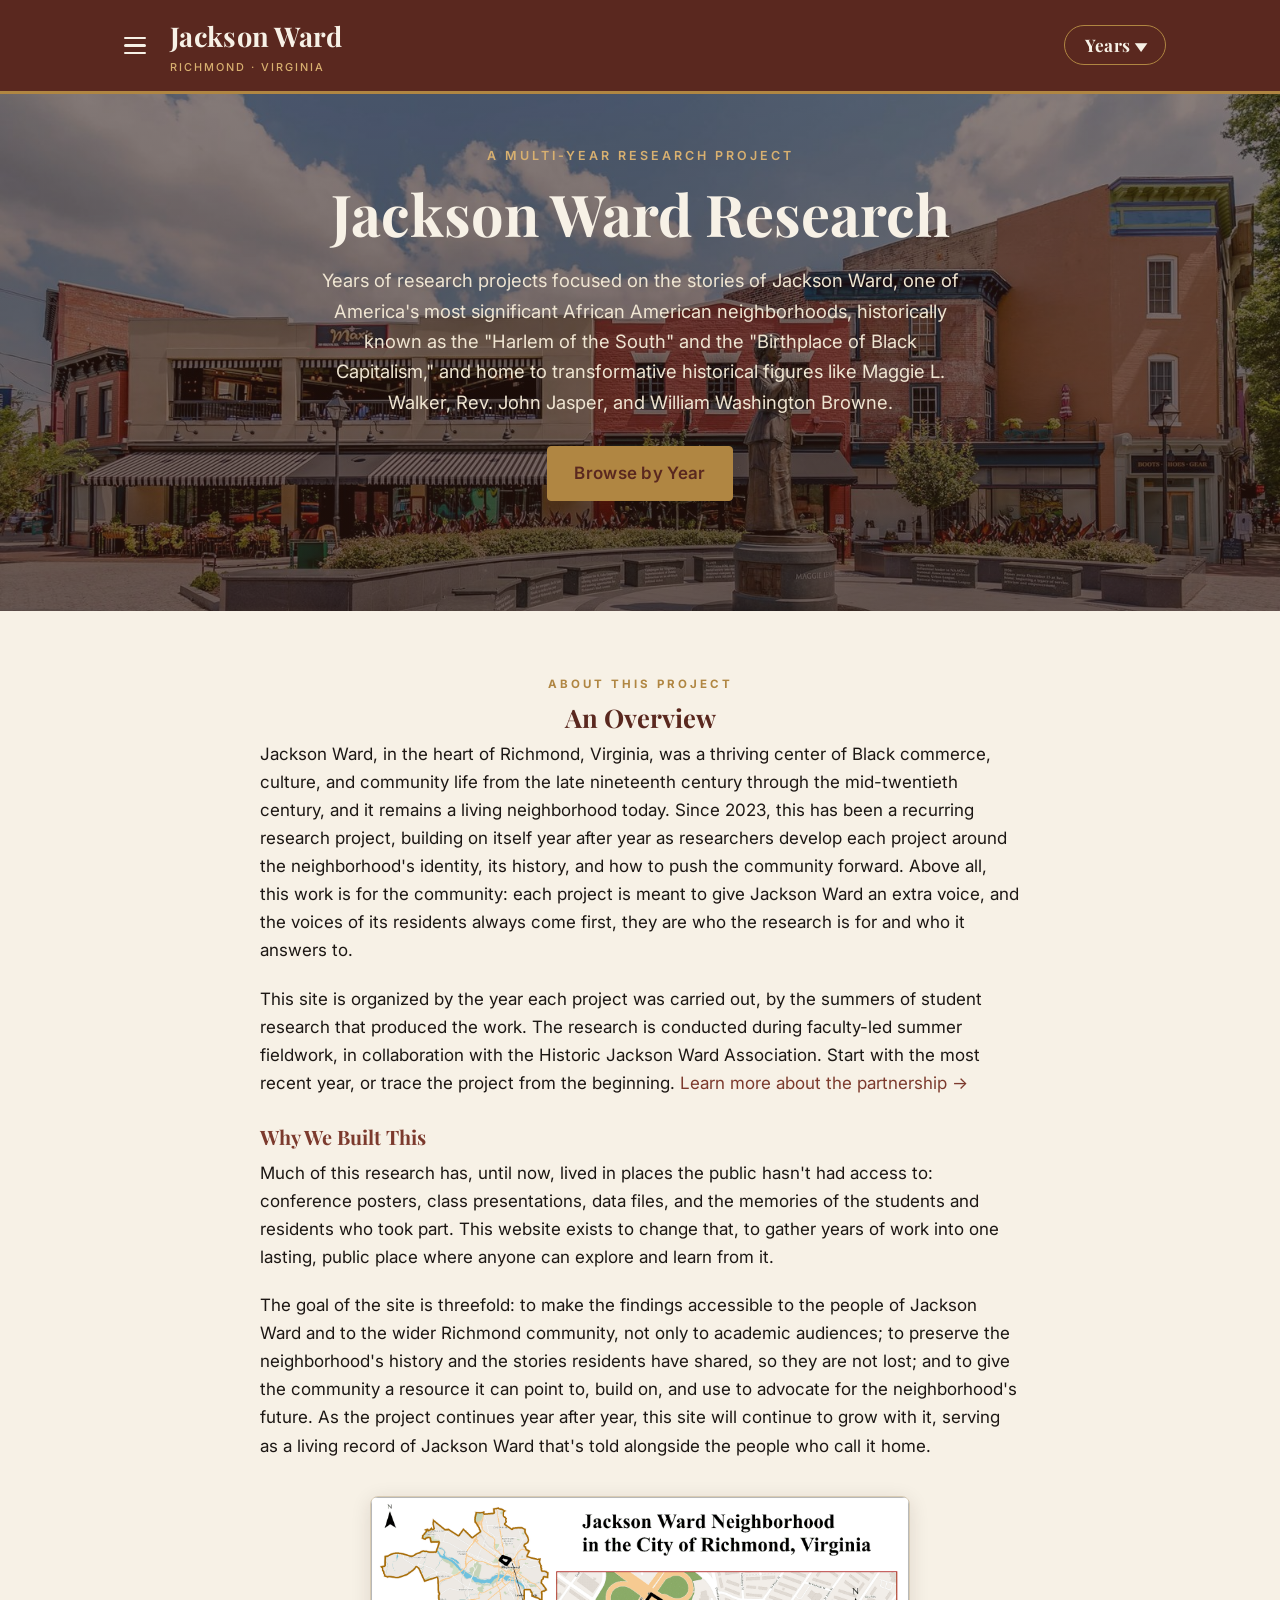
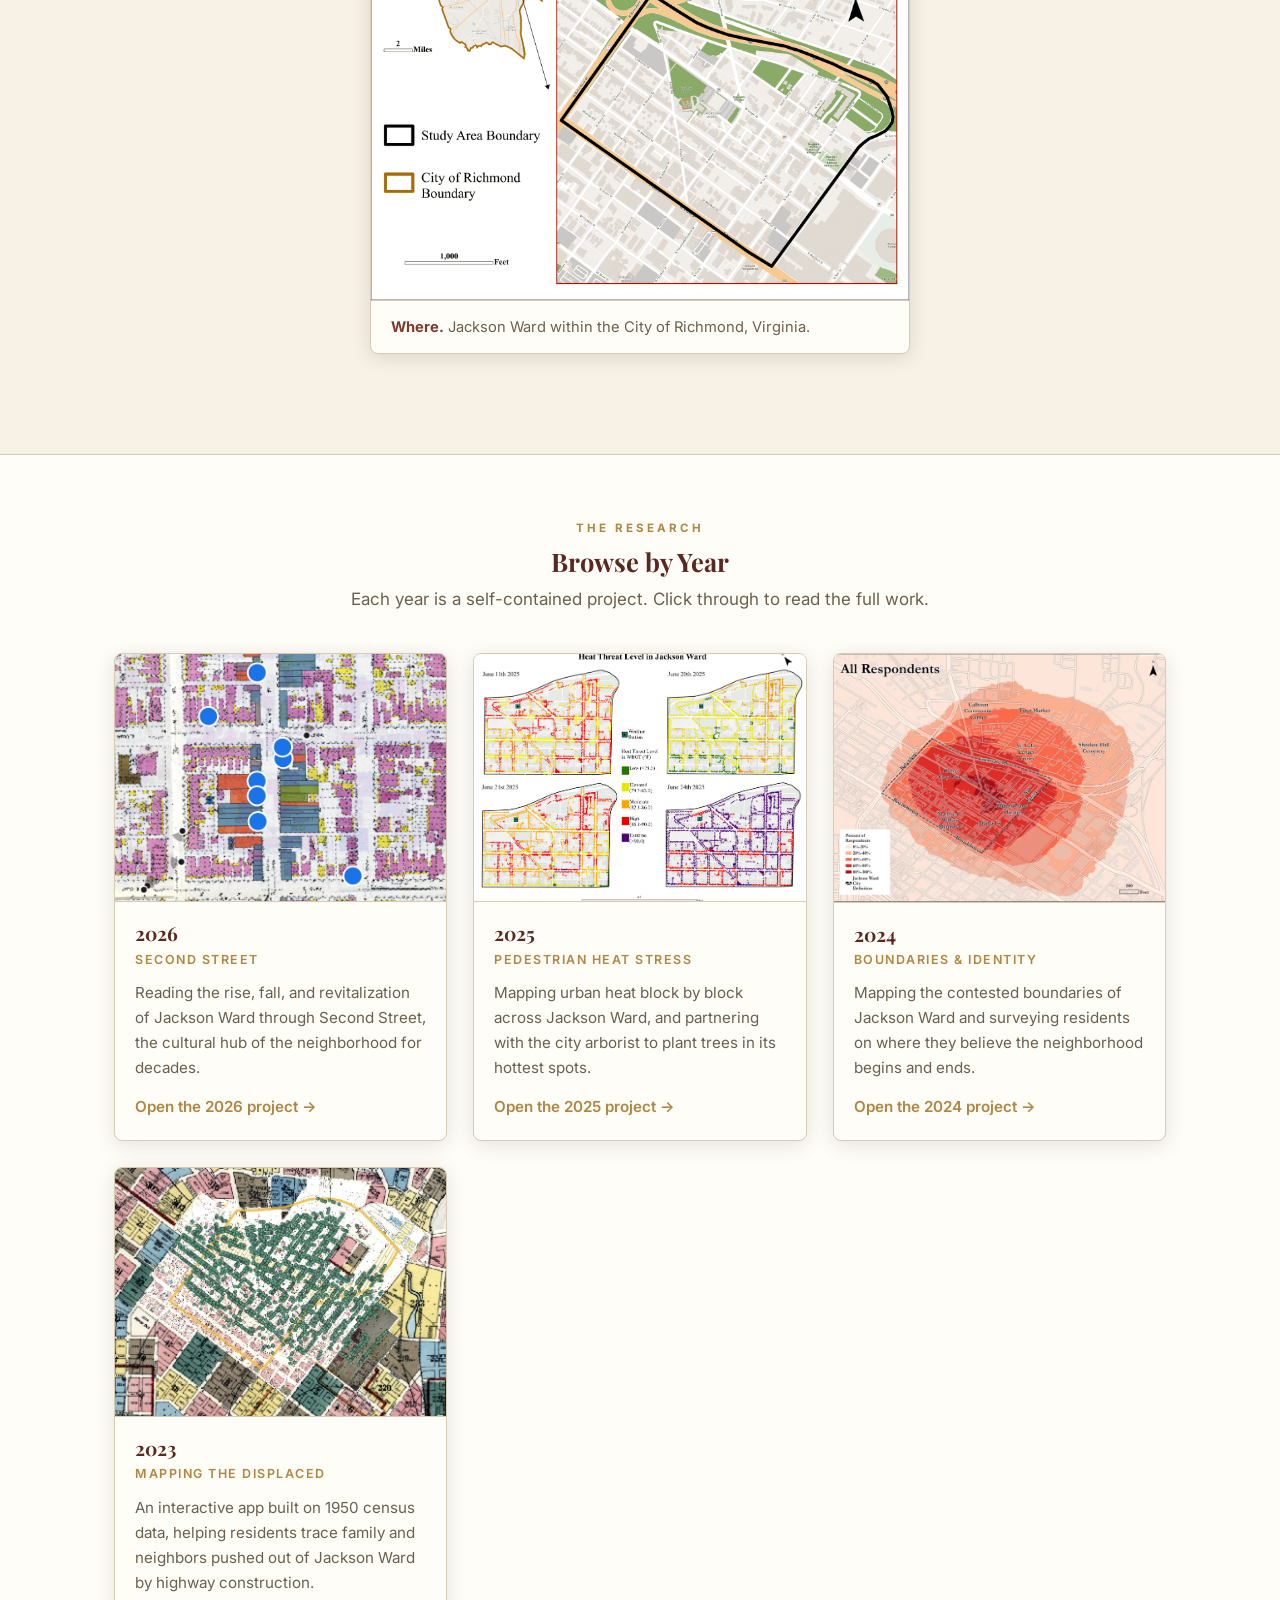
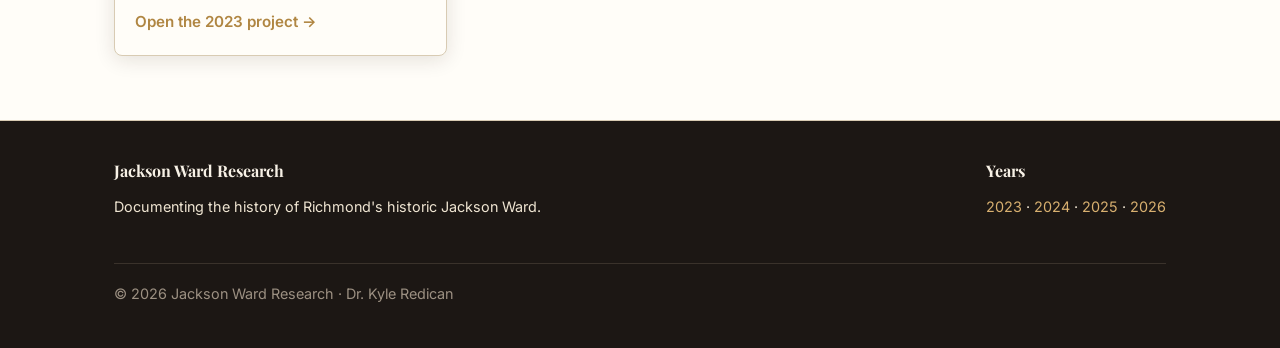
<file: index.html>
<!DOCTYPE html>
<html lang="en">
<head>
  <meta charset="UTF-8" />
  <meta name="viewport" content="width=device-width, initial-scale=1.0" />
  <title>Jackson Ward Research | Richmond, Virginia</title>
  <meta name="description" content="A multi-year research project documenting the history, people, and places of Jackson Ward, Richmond, Virginia." />
  <link rel="preconnect" href="https://fonts.googleapis.com" />
  <link rel="preconnect" href="https://fonts.gstatic.com" crossorigin />
  <link href="https://fonts.googleapis.com/css2?family=Inter:wght@400;500;600&family=Playfair+Display:wght@600;700&display=swap" rel="stylesheet" />
  <link rel="stylesheet" href="css/style.css" />
  <link rel="icon" type="image/png" href="images/favicon.png" />
</head>
<body>
  <header class="site-header">
    <nav class="nav">
      <div class="nav-left">
        <div class="dropdown menu-dropdown">
          <button class="dropdown-toggle menu-toggle" aria-label="Menu" aria-haspopup="true" aria-expanded="false">
            <span></span><span></span><span></span>
          </button>
          <ul class="dropdown-menu">
            <li><a href="about.html">About</a></li>
            <li><a href="media.html">Media</a></li>
            <li><a href="contact.html">Contact</a></li>
          </ul>
        </div>
        <a class="brand" href="index.html">Jackson Ward <small>Richmond &middot; Virginia</small></a>
      </div>
      <ul class="nav-links">
        <li class="dropdown">
          <button class="dropdown-toggle years-toggle" aria-haspopup="true" aria-expanded="false">Years <span class="caret">&#9662;</span></button>
          <ul class="dropdown-menu dropdown-menu-right">
            <li><a href="year-2023.html">2023</a></li>
            <li><a href="year-2024.html">2024</a></li>
            <li><a href="year-2025.html">2025</a></li>
            <li><a href="year-2026.html">2026</a></li>
          </ul>
        </li>
      </ul>
    </nav>
  </header>

  <section class="hero">
    <div class="container">
      <p class="kicker">A Multi-Year Research Project</p>
      <h1>Jackson Ward Research</h1>
      <p>Years of research projects focused on the stories of Jackson Ward, one of America's most significant African American neighborhoods, historically known as the "Harlem of the South" and the "Birthplace of Black Capitalism," and home to transformative historical figures like Maggie L. Walker, Rev. John Jasper, and William Washington Browne.</p>
      <a class="btn" href="#years">Browse by Year</a>
    </div>
  </section>

  <section>
    <div class="container">
      <span class="eyebrow">About This Project</span>
      <h2 class="section-title">An Overview</h2>
      <div class="prose">
        <p>Jackson Ward, in the heart of Richmond, Virginia, was a thriving center of Black commerce, culture, and community life from the late nineteenth century through the mid-twentieth century, and it remains a living neighborhood today. Since 2023, this has been a recurring research project, building on itself year after year as researchers develop each project around the neighborhood's identity, its history, and how to push the community forward. Above all, this work is for the community: each project is meant to give Jackson Ward an extra voice, and the voices of its residents always come first, they are who the research is for and who it answers to.</p>
        <p>This site is organized by the year each project was carried out, by the summers of student research that produced the work. The research is conducted during faculty-led summer fieldwork, in collaboration with the Historic Jackson Ward Association. Start with the most recent year, or trace the project from the beginning. <a href="about.html">Learn more about the partnership &rarr;</a></p>

        <h3>Why We Built This</h3>
        <p>Much of this research has, until now, lived in places the public hasn't had access to: conference posters, class presentations, data files, and the memories of the students and residents who took part. This website exists to change that, to gather years of work into one lasting, public place where anyone can explore and learn from it.</p>
        <p>The goal of the site is threefold: to make the findings accessible to the people of Jackson Ward and to the wider Richmond community, not only to academic audiences; to preserve the neighborhood's history and the stories residents have shared, so they are not lost; and to give the community a resource it can point to, build on, and use to advocate for the neighborhood's future. As the project continues year after year, this site will continue to grow with it, serving as a living record of Jackson Ward that's told alongside the people who call it home.</p>
      </div>

      <figure class="figure" style="max-width:540px; margin-top:36px;">
        <img src="images/locator-map.png" alt="Locator map showing the Jackson Ward neighborhood outlined within the City of Richmond, Virginia, with a zoomed inset of the neighborhood." />
        <figcaption><strong>Where.</strong> Jackson Ward within the City of Richmond, Virginia.</figcaption>
      </figure>
    </div>
  </section>

  <section class="section-alt" id="years">
    <div class="container">
      <span class="eyebrow">The Research</span>
      <h2 class="section-title">Browse by Year</h2>
      <p class="section-intro">Each year is a self-contained project. Click through to read the full work.</p>
      <div class="grid">

        <a class="card" href="year-2026.html">
          <div class="card-img" style="background-image:url('images/2026-title-card.png'); background-size:cover; background-position:center;"></div>
          <div class="card-body">
            <h3>2026</h3>
            <p class="role">Second Street</p>
            <p>Reading the rise, fall, and revitalization of Jackson Ward through Second Street, the cultural hub of the neighborhood for decades.</p>
            <span class="card-cue">Open the 2026 project &rarr;</span>
          </div>
        </a>

        <a class="card" href="year-2025.html">
          <div class="card-img" style="background-image:url('images/2025/threat-level-map.png'); background-size:cover; background-position:center;"></div>
          <div class="card-body">
            <h3>2025</h3>
            <p class="role">Pedestrian Heat Stress</p>
            <p>Mapping urban heat block by block across Jackson Ward, and partnering with the city arborist to plant trees in its hottest spots.</p>
            <span class="card-cue">Open the 2025 project &rarr;</span>
          </div>
        </a>

        <a class="card" href="year-2024.html">
          <div class="card-img" style="background-image:url('images/2024/survey-all-respondents.jpg'); background-size:cover; background-position:center;"></div>
          <div class="card-body">
            <h3>2024</h3>
            <p class="role">Boundaries &amp; Identity</p>
            <p>Mapping the contested boundaries of Jackson Ward and surveying residents on where they believe the neighborhood begins and ends.</p>
            <span class="card-cue">Open the 2024 project &rarr;</span>
          </div>
        </a>

        <a class="card" href="year-2023.html">
          <div class="card-img" style="background-image:url('images/2023/cover.jpg'); background-size:cover; background-position:center;"></div>
          <div class="card-body">
            <h3>2023</h3>
            <p class="role">Mapping the Displaced</p>
            <p>An interactive app built on 1950 census data, helping residents trace family and neighbors pushed out of Jackson Ward by highway construction.</p>
            <span class="card-cue">Open the 2023 project &rarr;</span>
          </div>
        </a>

      </div>
    </div>
  </section>

  <footer class="site-footer">
  <div class="container">
    <div>
      <h4>Jackson Ward Research</h4>
      <p>Documenting the history of Richmond's historic Jackson Ward.</p>
    </div>
    <div>
      <h4>Years</h4>
      <p><a href="year-2023.html">2023</a> &middot; <a href="year-2024.html">2024</a> &middot; <a href="year-2025.html">2025</a> &middot; <a href="year-2026.html">2026</a></p>
    </div>
    <p class="copyright">&copy; 2026 Jackson Ward Research &middot; Dr. Kyle Redican</p>
  </div>
</footer>

  <script src="js/main.js"></script>
</body>
</html>
</file>
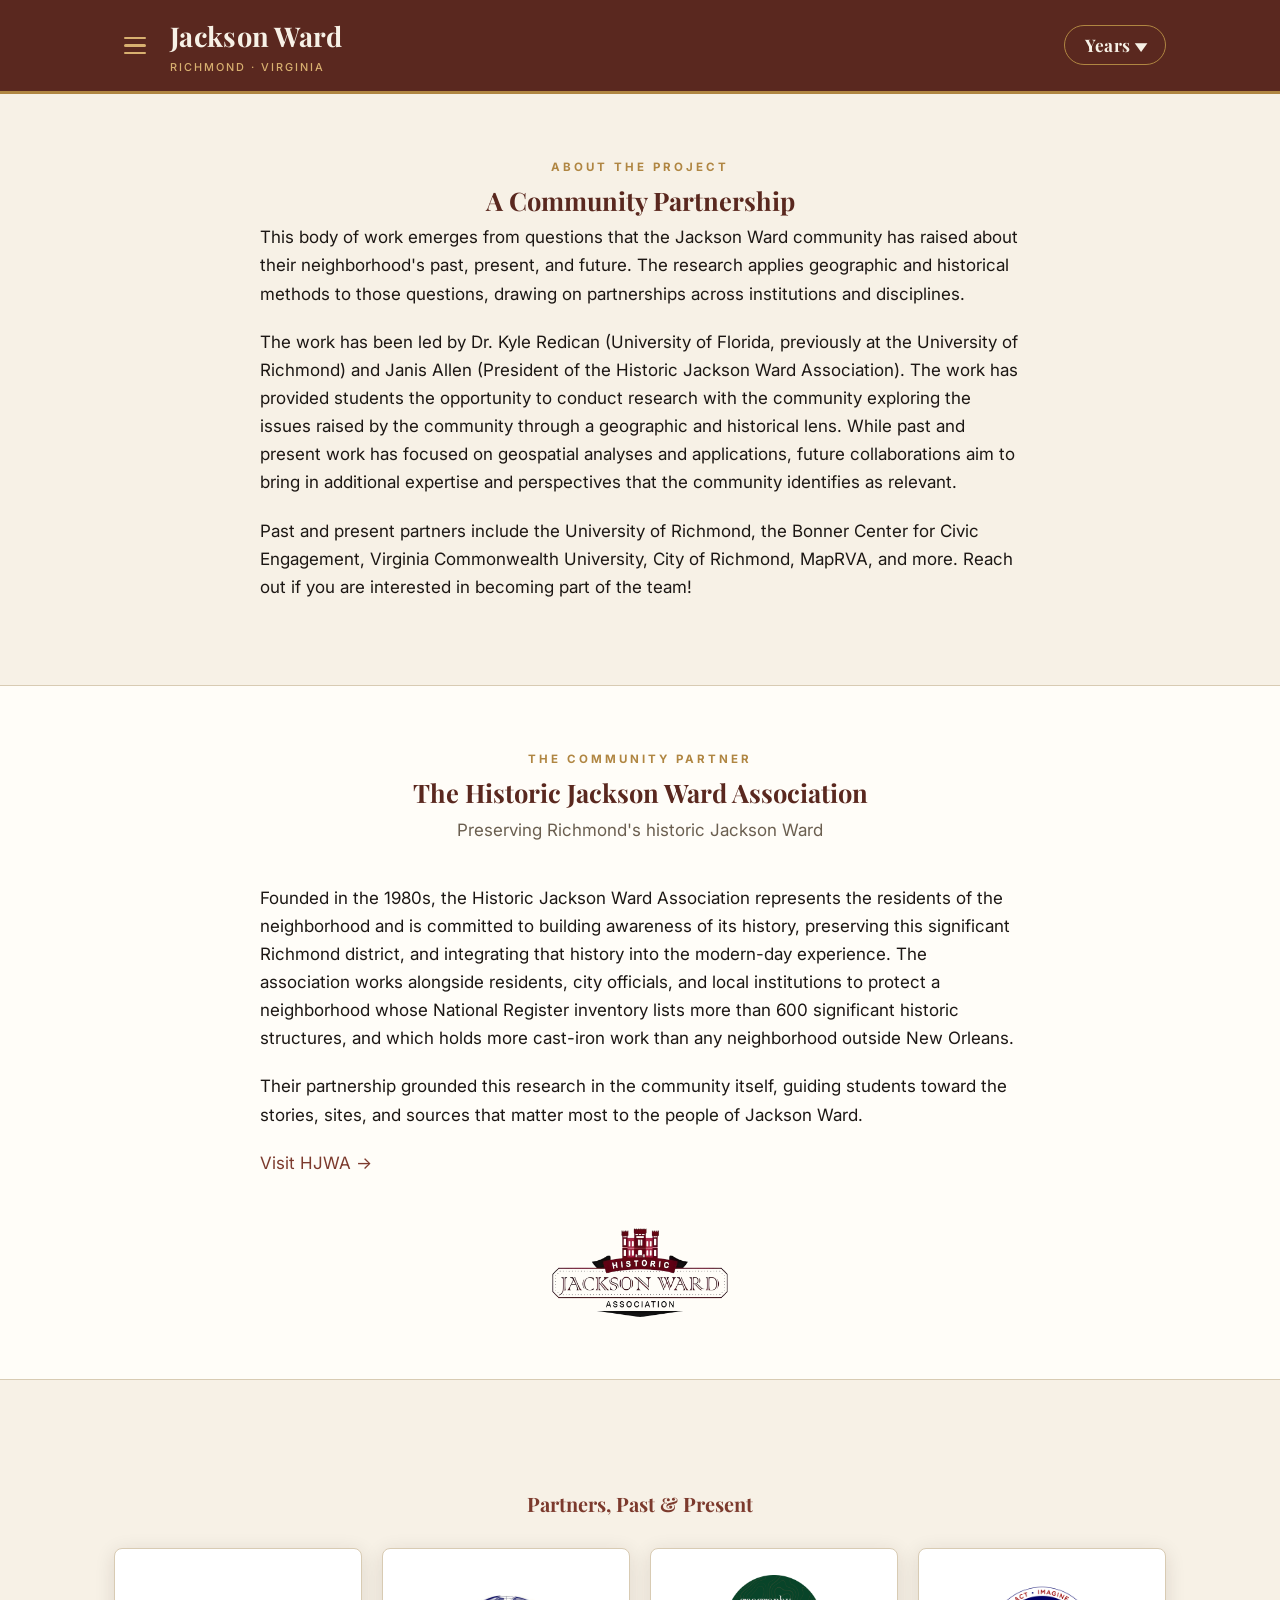
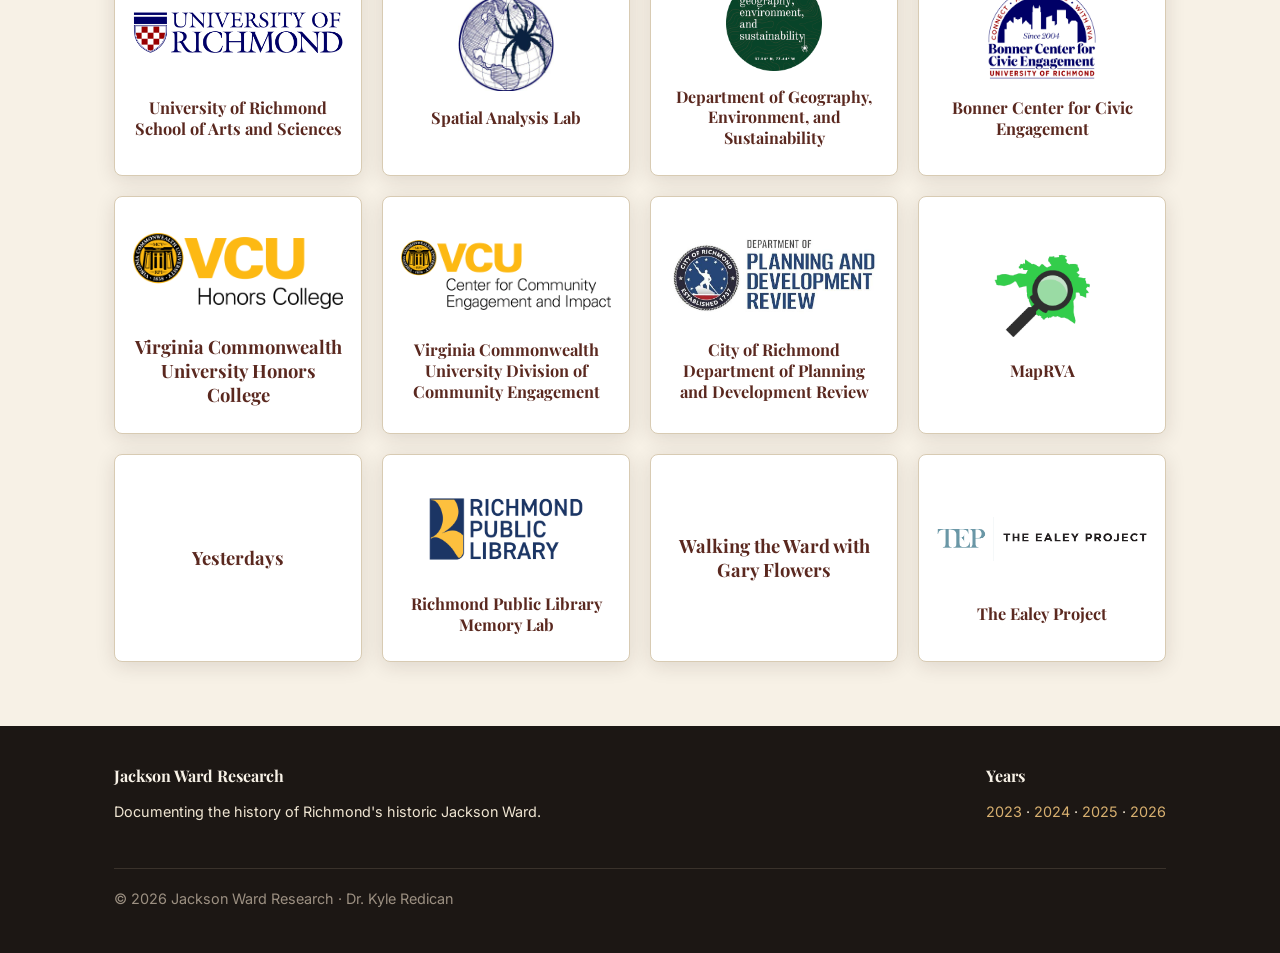
<file: about.html>
<!DOCTYPE html>
<html lang="en">
<head>
  <meta charset="UTF-8" />
  <meta name="viewport" content="width=device-width, initial-scale=1.0" />
  <title>About | Jackson Ward Research</title>
  <meta name="description" content="About the partners behind the Jackson Ward research." />
  <link rel="preconnect" href="https://fonts.googleapis.com" />
  <link rel="preconnect" href="https://fonts.gstatic.com" crossorigin />
  <link href="https://fonts.googleapis.com/css2?family=Inter:wght@400;500;600&family=Playfair+Display:wght@600;700&display=swap" rel="stylesheet" />
  <link rel="stylesheet" href="css/style.css" />
  <link rel="icon" type="image/png" href="images/favicon.png" />
</head>
<body>
  <header class="site-header">
   <nav class="nav">
      <div class="nav-left">
        <div class="dropdown menu-dropdown">
          <button class="dropdown-toggle menu-toggle" aria-label="Menu" aria-haspopup="true" aria-expanded="false">
            <span></span><span></span><span></span>
          </button>
          <ul class="dropdown-menu">
            <li><a href="about.html">About</a></li>
            <li><a href="media.html">Media</a></li>
            <li><a href="contact.html">Contact</a></li>
          </ul>
        </div>
        <a class="brand" href="index.html">Jackson Ward <small>Richmond &middot; Virginia</small></a>
      </div>
      <ul class="nav-links">
        <li class="dropdown">
          <button class="dropdown-toggle years-toggle" aria-haspopup="true" aria-expanded="false">Years <span class="caret">&#9662;</span></button>
          <ul class="dropdown-menu dropdown-menu-right">
            <li><a href="year-2023.html">2023</a></li>
            <li><a href="year-2024.html">2024</a></li>
            <li><a href="year-2025.html">2025</a></li>
            <li><a href="year-2026.html">2026</a></li>
          </ul>
        </li>
      </ul>
    </nav>
  </header>

  <section>
    <div class="container">
      <span class="eyebrow">About the Project</span>
      <h1 class="section-title">A Community Partnership</h1>
      <div class="prose">
        <p>This body of work emerges from questions that the Jackson Ward community has raised about their neighborhood's past, present, and future. The research applies geographic and historical methods to those questions, drawing on partnerships across institutions and disciplines.</p>
        <p>The work has been led by Dr. Kyle Redican (University of Florida, previously at the University of Richmond) and Janis Allen (President of the Historic Jackson Ward Association). The work has provided students the opportunity to conduct research with the community exploring the issues raised by the community through a geographic and historical lens. While past and present work has focused on geospatial analyses and applications, future collaborations aim to bring in additional expertise and perspectives that the community identifies as relevant.</p>
        <p>Past and present partners include the University of Richmond, the Bonner Center for Civic Engagement, Virginia Commonwealth University, City of Richmond, MapRVA, and more. Reach out if you are interested in becoming part of the team!</p>
    </div>
  </section>

  <section class="section-alt" style="padding-bottom:34px;">
    <div class="container">
      <span class="eyebrow">The Community Partner</span>
      <h2 class="section-title">The Historic Jackson Ward Association</h2>
      <p class="section-intro">Preserving Richmond's historic Jackson Ward</p>
      <div class="prose">
        <p>Founded in the 1980s, the Historic Jackson Ward Association represents the residents of the neighborhood and is committed to building awareness of its history, preserving this significant Richmond district, and integrating that history into the modern-day experience. The association works alongside residents, city officials, and local institutions to protect a neighborhood whose National Register inventory lists more than 600 significant historic structures, and which holds more cast-iron work than any neighborhood outside New Orleans.</p>
        <p>Their partnership grounded this research in the community itself, guiding students toward the stories, sites, and sources that matter most to the people of Jackson Ward.</p>
        <p><a href="https://www.hjwa.org/" target="_blank" rel="noopener">Visit HJWA &rarr;</a></p>
        <img src="images/logos/HJWA_Logo.png" alt="Historic Jackson Ward Association" style="max-width:340px; margin:12px auto 0;" />
      </div>
    </div>
  </section>

 <section>
   <div class="container">
      <h3 style="text-align:center; color:var(--brick); margin:48px 0 0;">Partners, Past &amp; Present</h3>
      <div class="partner-grid">

        <a class="partner-tile" href="https://as.richmond.edu/" target="_blank" rel="noopener">
          <div class="partner-logo"><img src="images/logos/richmondlogo.png" alt="University of Richmond" /></div>
          <div class="partner-name">University of Richmond School of Arts and Sciences</div>
        </a>

        <a class="partner-tile" href="https://sal-urichmond.hub.arcgis.com/" target="_blank" rel="noopener">
          <div class="partner-logo"><img src="images/logos/sallogo.jpg" alt="Spatial Analysis Lab, University of Richmond" /></div>
          <div class="partner-name">Spatial Analysis Lab</div>
        </a>

        <a class="partner-tile text-tile" href="https://geography.richmond.edu/" target="_blank" rel="noopener">
          <div class="partner-logo"><img src="images/logos/ges-logo.png" alt="Spatial Analysis Lab, University of Richmond" /></div>
          <div class="partner-name" style="font-size:1rem;">Department of Geography, Environment, and Sustainability</div>
        </a>

        <a class="partner-tile" href="https://engage.richmond.edu/" target="_blank" rel="noopener">
          <div class="partner-logo"><img src="images/logos/bonnerlogo.png" alt="Bonner Center for Civic Engagement" /></div>
          <div class="partner-name">Bonner Center for Civic Engagement</div>
        </a>

        <a class="partner-tile text-tile" href="https://honors.vcu.edu/" target="_blank" rel="noopener">
          <div class="partner-logo"><img src="images/logos/vcu-honors-logo.png" alt="Bonner Center for Civic Engagement" /></div>
          <div class="partner-name">Virginia Commonwealth University Honors College</div>
        </a>

        <a class="partner-tile" href="https://community.vcu.edu/" target="_blank" rel="noopener">
          <div class="partner-logo"><img src="images/logos/vcu-engagement-logo.png" alt="VCU Division of Community Engagement" /></div>
          <div class="partner-name">Virginia Commonwealth University Division of Community Engagement</div>
        </a>

        <a class="partner-tile" href="https://www.rva.gov/index.php/planning-development-review" target="_blank" rel="noopener">
          <div class="partner-logo"><img src="images/logos/rva-planning-logo.jpeg" alt="City of Richmond Department of Planning and Development Review" /></div>
          <div class="partner-name">City of Richmond Department of Planning and Development Review</div>
        </a>

        <a class="partner-tile" href="https://maprva.org/" target="_blank" rel="noopener">
          <div class="partner-logo"><img src="images/logos/maprva-logo.png" alt="MapRVA" /></div>
          <div class="partner-name">MapRVA</div>
        </a>

        <a class="partner-tile text-tile" href="https://maprva.org/projects/yesterdays/" target="_blank" rel="noopener">
          <div class="partner-name">Yesterdays</div>
        </a>

        <a class="partner-tile" href="https://rvalibrary.org/services/memory-lab/" target="_blank" rel="noopener">
          <div class="partner-logo"><img src="images/logos/rpl-logo.png" alt="Richmond Public Library" /></div>
          <div class="partner-name">Richmond Public Library Memory Lab</div>
        </a>

        <a class="partner-tile text-tile" href="https://www.walkingtheward.com/" target="_blank" rel="noopener">
          <div class="partner-name">Walking the Ward with Gary Flowers</div>
        </a>

        <a class="partner-tile" href="https://ealeyproject.org/" target="_blank" rel="noopener">
          <div class="partner-logo"><img src="images/logos/ealey-logo.png" alt="The Ealey Project" /></div>
          <div class="partner-name">The Ealey Project</div>
        </a>
      </div>
      </div>
    </div>
  </section>

  <footer class="site-footer">
  <div class="container">
    <div>
      <h4>Jackson Ward Research</h4>
      <p>Documenting the history of Richmond's historic Jackson Ward.</p>
    </div>
    <div>
      <h4>Years</h4>
      <p><a href="year-2023.html">2023</a> &middot; <a href="year-2024.html">2024</a> &middot; <a href="year-2025.html">2025</a> &middot; <a href="year-2026.html">2026</a></p>
    </div>
    <p class="copyright">&copy; 2026 Jackson Ward Research &middot; Dr. Kyle Redican</p>
  </div>
</footer>

  <script src="js/main.js"></script>
</body>
</html>
</file>
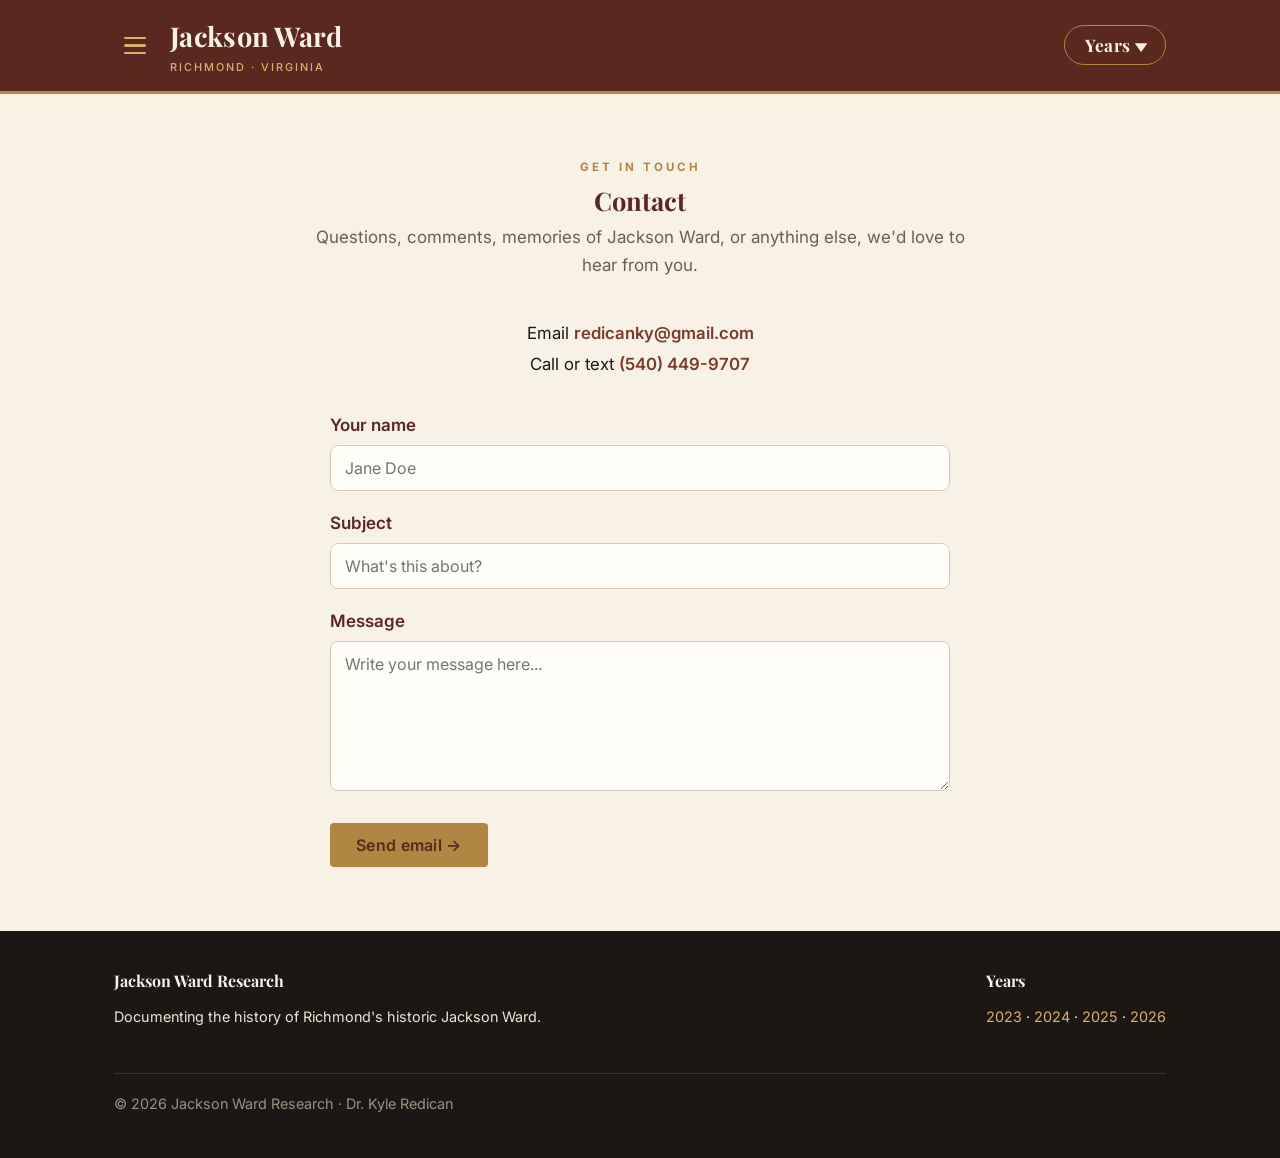
<file: contact.html>
<!DOCTYPE html>
<html lang="en">
<head>
  <meta charset="UTF-8" />
  <meta name="viewport" content="width=device-width, initial-scale=1.0" />
  <title>Contact | Jackson Ward Research</title>
  <meta name="description" content="Get in touch with the Jackson Ward research team with questions, comments, or anything else." />
  <link rel="preconnect" href="https://fonts.googleapis.com" />
  <link rel="preconnect" href="https://fonts.gstatic.com" crossorigin />
  <link href="https://fonts.googleapis.com/css2?family=Inter:wght@400;500;600&family=Playfair+Display:wght@600;700&display=swap" rel="stylesheet" />
  <link rel="stylesheet" href="css/style.css" />
  <link rel="icon" type="image/png" href="images/favicon.png" />
  <style>
    .contact-form { max-width: 620px; margin: 32px auto 0; text-align: left; }
    .contact-form label { display: block; font-weight: 600; margin: 18px 0 6px; color: var(--brick-dark); }
    .contact-form input, .contact-form textarea {
      width: 100%; padding: 12px 14px; border: 1px solid var(--line); border-radius: 8px;
      font-family: var(--font-body); font-size: 1rem; background: var(--paper); color: var(--ink);
    }
    .contact-form input:focus, .contact-form textarea:focus { outline: 2px solid var(--brass); border-color: var(--brass); }
    .contact-form textarea { min-height: 150px; resize: vertical; }
    .contact-form button.btn { margin-top: 24px; border: 0; cursor: pointer; font-family: var(--font-body); font-size: 1rem; }
    .contact-methods { text-align: center; margin-top: 6px; }
    .contact-methods p { margin: 4px 0; font-size: 1.05rem; }
    .contact-methods a { font-weight: 600; }
  </style>
</head>
<body>
  <header class="site-header">
    <nav class="nav">
      <div class="nav-left">
        <div class="dropdown menu-dropdown">
          <button class="dropdown-toggle menu-toggle" aria-label="Menu" aria-haspopup="true" aria-expanded="false">
            <span></span><span></span><span></span>
          </button>
          <ul class="dropdown-menu">
            <li><a href="about.html">About</a></li>
            <li><a href="media.html">Media</a></li>
            <li><a href="contact.html">Contact</a></li>
          </ul>
        </div>
        <a class="brand" href="index.html">Jackson Ward <small>Richmond &middot; Virginia</small></a>
      </div>
      <ul class="nav-links">
        <li class="dropdown">
          <button class="dropdown-toggle years-toggle" aria-haspopup="true" aria-expanded="false">Years <span class="caret">&#9662;</span></button>
          <ul class="dropdown-menu dropdown-menu-right">
            <li><a href="year-2023.html">2023</a></li>
            <li><a href="year-2024.html">2024</a></li>
            <li><a href="year-2025.html">2025</a></li>
            <li><a href="year-2026.html">2026</a></li>
          </ul>
        </li>
      </ul>
    </nav>
  </header>

  <section>
    <div class="container">
      <span class="eyebrow">Get in Touch</span>
      <h1 class="section-title">Contact</h1>
      <p class="section-intro">Questions, comments, memories of Jackson Ward, or anything else, we'd love to hear from you.</p>

      <div class="contact-methods">
        <p>Email <a href="mailto:redicanky@gmail.com">redicanky@gmail.com</a></p>
        <p>Call or text <a href="tel:+15404499707">(540) 449-9707</a></p>
      </div>

      <form class="contact-form" id="contactForm">
        <label for="cf-name">Your name</label>
        <input type="text" id="cf-name" placeholder="Jane Doe" />

        <label for="cf-subject">Subject</label>
        <input type="text" id="cf-subject" placeholder="What's this about?" />

        <label for="cf-message">Message</label>
        <textarea id="cf-message" placeholder="Write your message here..."></textarea>

        <button type="submit" class="btn">Send email &rarr;</button>
      </form>
    </div>
  </section>

  <footer class="site-footer">
  <div class="container">
    <div>
      <h4>Jackson Ward Research</h4>
      <p>Documenting the history of Richmond's historic Jackson Ward.</p>
    </div>
    <div>
      <h4>Years</h4>
      <p><a href="year-2023.html">2023</a> &middot; <a href="year-2024.html">2024</a> &middot; <a href="year-2025.html">2025</a> &middot; <a href="year-2026.html">2026</a></p>
    </div>
    <p class="copyright">&copy; 2026 Jackson Ward Research &middot; Dr. Kyle Redican</p>
  </div>
</footer>

  <script src="js/main.js"></script>
  <script>
    document.getElementById('contactForm').addEventListener('submit', function (e) {
      e.preventDefault();
      var name = document.getElementById('cf-name').value.trim();
      var subject = document.getElementById('cf-subject').value.trim() || 'Jackson Ward Research inquiry';
      var message = document.getElementById('cf-message').value.trim();
      var body = message + (name ? '\n\n— ' + name : '');
      window.location.href = 'mailto:redicanky@gmail.com?subject=' + encodeURIComponent(subject) + '&body=' + encodeURIComponent(body);
    });
  </script>
</body>
</html>
</file>
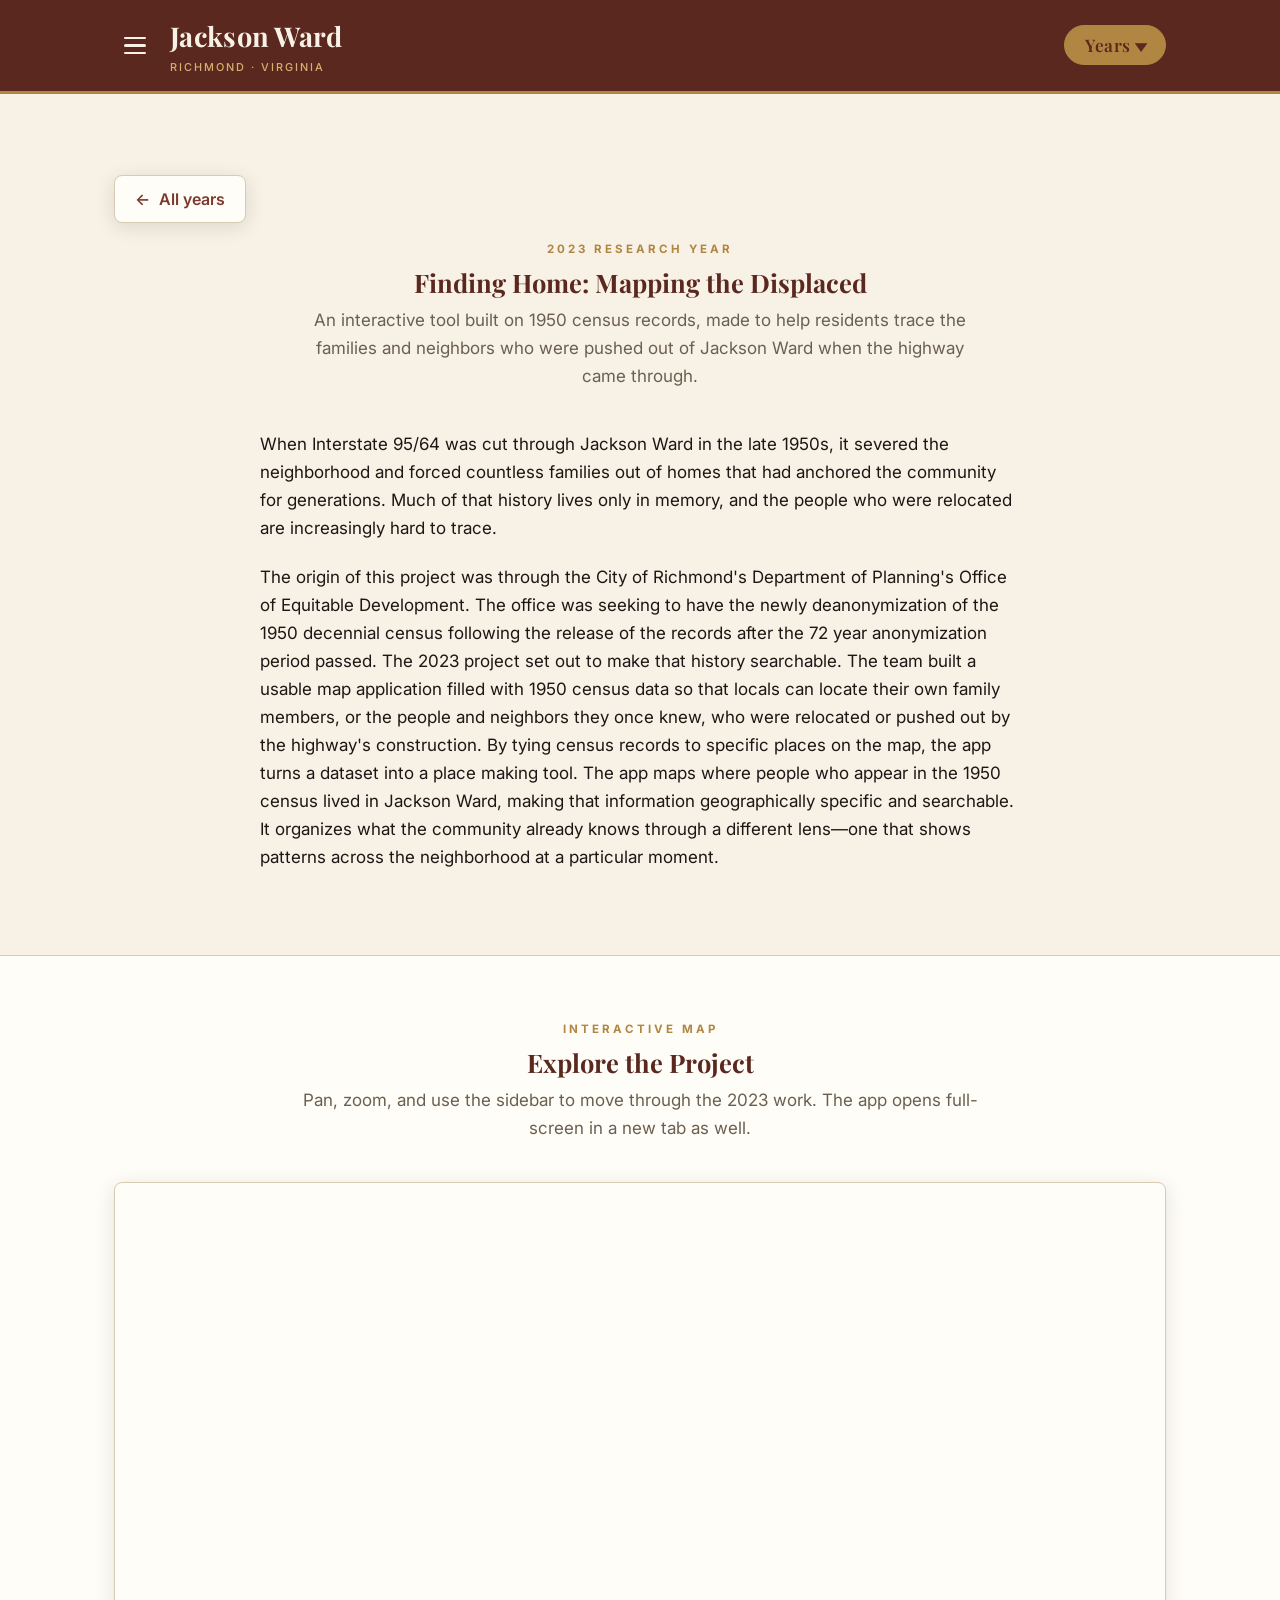
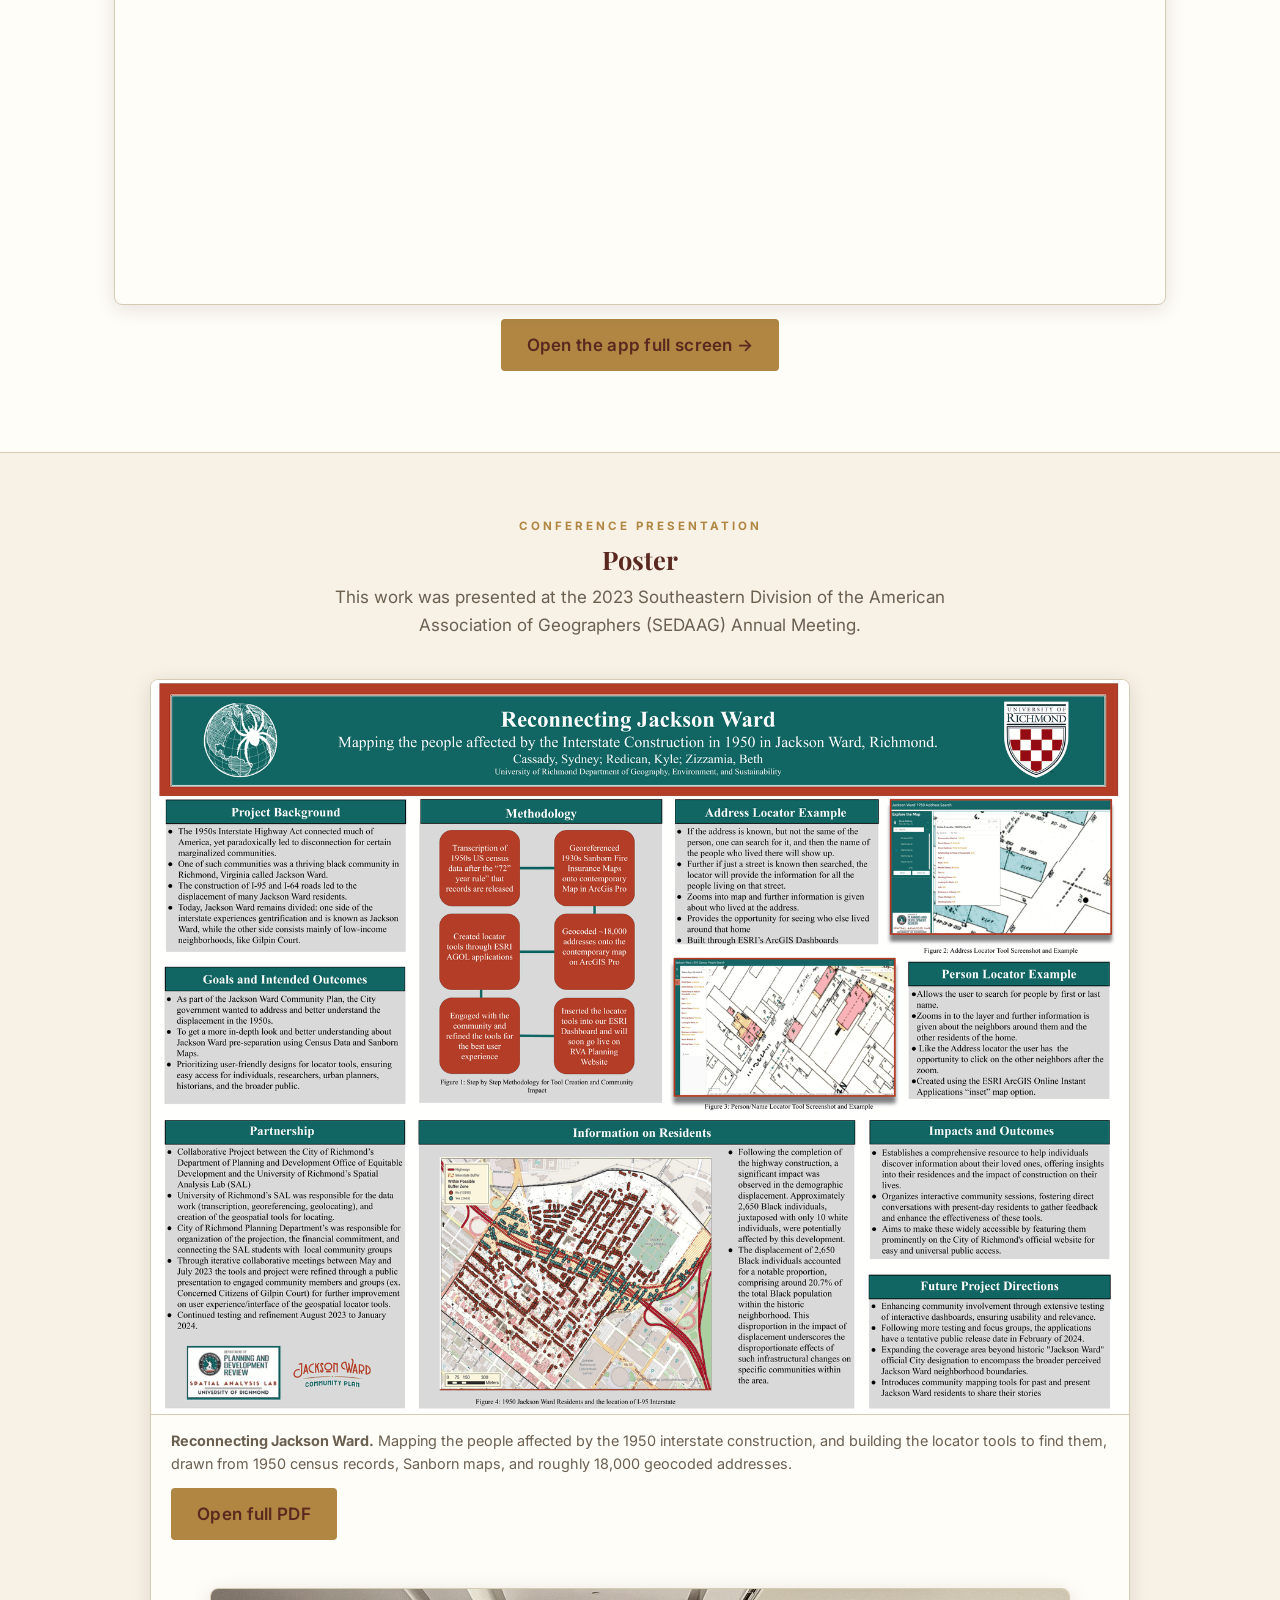
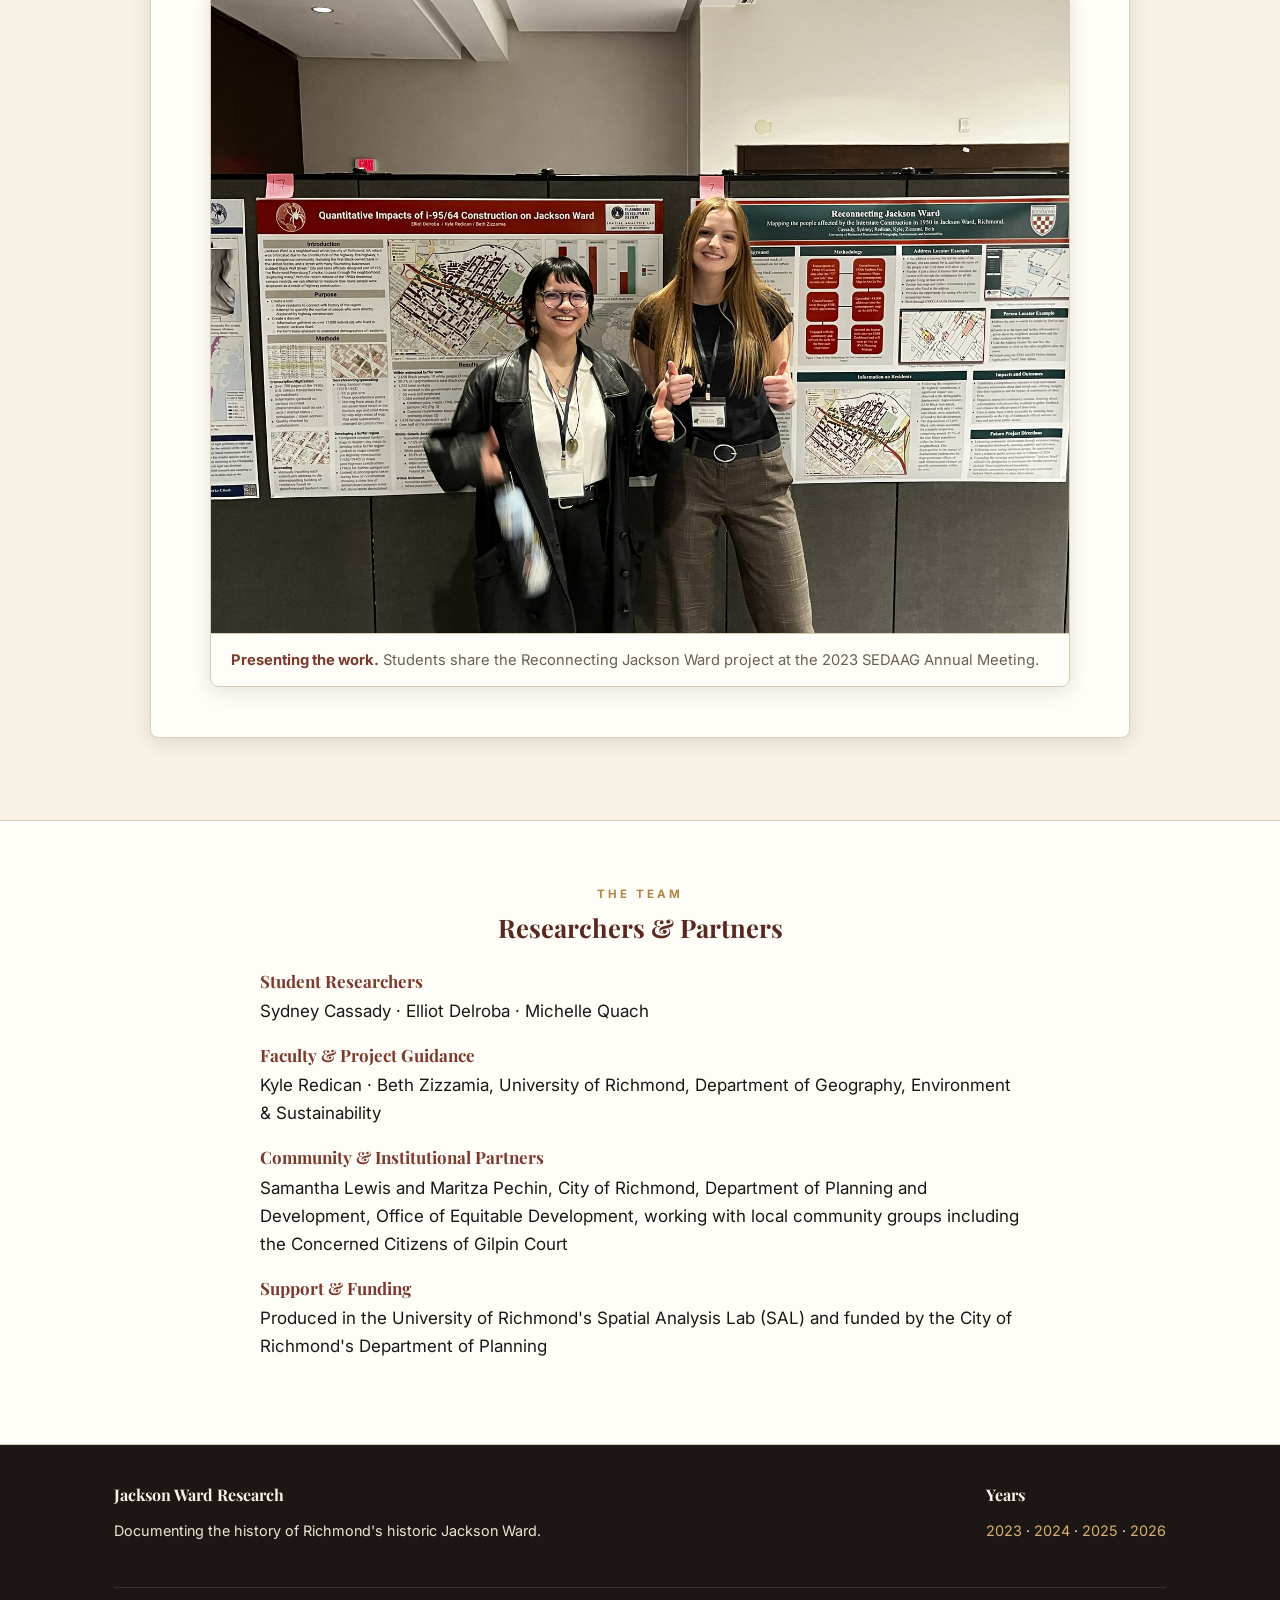
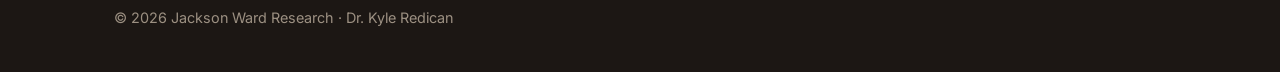
<file: year-2023.html>
<!DOCTYPE html>
<html lang="en">
<head>
  <meta charset="UTF-8" />
  <meta name="viewport" content="width=device-width, initial-scale=1.0" />
  <title>2023 | Jackson Ward Research</title>
  <meta name="description" content="2023 research project on Jackson Ward, Richmond, Virginia." />
  <link rel="preconnect" href="https://fonts.googleapis.com" />
  <link rel="preconnect" href="https://fonts.gstatic.com" crossorigin />
  <link href="https://fonts.googleapis.com/css2?family=Inter:wght@400;500;600&family=Playfair+Display:wght@600;700&display=swap" rel="stylesheet" />
  <link rel="stylesheet" href="css/style.css" />
  <link rel="icon" type="image/png" href="images/favicon.png" />
</head>
<body>
  <header class="site-header">
   <nav class="nav">
      <div class="nav-left">
        <div class="dropdown menu-dropdown">
          <button class="dropdown-toggle menu-toggle" aria-label="Menu" aria-haspopup="true" aria-expanded="false">
            <span></span><span></span><span></span>
          </button>
          <ul class="dropdown-menu">
            <li><a href="about.html">About</a></li>
            <li><a href="media.html">Media</a></li>
            <li><a href="contact.html">Contact</a></li>
          </ul>
        </div>
        <a class="brand" href="index.html">Jackson Ward <small>Richmond &middot; Virginia</small></a>
      </div>
      <ul class="nav-links">
        <li class="dropdown">
          <button class="dropdown-toggle years-toggle" aria-haspopup="true" aria-expanded="false">Years <span class="caret">&#9662;</span></button>
          <ul class="dropdown-menu dropdown-menu-right">
            <li><a href="year-2023.html">2023</a></li>
            <li><a href="year-2024.html">2024</a></li>
            <li><a href="year-2025.html">2025</a></li>
            <li><a href="year-2026.html">2026</a></li>
          </ul>
        </li>
      </ul>
    </nav>
  </header>

  <section>
    <div class="container">
      <p><a class="back-link" href="index.html"><span class="arrow" aria-hidden="true">&larr;</span> All years</a></p>
      <span class="eyebrow">2023 Research Year</span>
      <h1 class="section-title">Finding Home: Mapping the Displaced</h1>
      <p class="section-intro">An interactive tool built on 1950 census records, made to help residents trace the families and neighbors who were pushed out of Jackson Ward when the highway came through.</p>

      <div class="prose">
        <p>When Interstate 95/64 was cut through Jackson Ward in the late 1950s, it severed the neighborhood and forced countless families out of homes that had anchored the community for generations. Much of that history lives only in memory, and the people who were relocated are increasingly hard to trace.</p>
        <p>The origin of this project was through the City of Richmond's Department of Planning's Office of Equitable Development.  The office was seeking to have the newly deanonymization of the 1950 decennial census following the release of the records after the 72 year anonymization period passed.  The 2023 project set out to make that history searchable. The team built a usable map application filled with 1950 census data so that locals can locate their own family members, or the people and neighbors they once knew, who were relocated or pushed out by the highway's construction. By tying census records to specific places on the map, the app turns a dataset into a place making tool. The app maps where people who appear in the 1950 census lived in Jackson Ward, making that information geographically specific and searchable. It organizes what the community already knows through a different lens—one that shows patterns across the neighborhood at a particular moment.</p>
      </div>
    </div>
  </section>

  <section class="section-alt">
    <div class="container">
      <span class="eyebrow">Interactive Map</span>
      <h2 class="section-title">Explore the Project</h2>
      <p class="section-intro">Pan, zoom, and use the sidebar to move through the 2023 work. The app opens full-screen in a new tab as well.</p>

      <div class="embed" style="max-width:1100px; margin-top:28px;">
        <div class="embed-frame" style="aspect-ratio:16/11; min-height:640px;">
          <iframe
            src="https://urichmond.maps.arcgis.com/apps/instant/sidebar/index.html?appid=172234c100c248de9a9487a5105eedb9"
            title="Jackson Ward 2023 interactive map application"
            allowfullscreen
            allow="fullscreen; geolocation"
            loading="lazy"
            referrerpolicy="strict-origin-when-cross-origin"></iframe>
        </div>
        <p style="margin-top:14px; text-align:center;">
          <a class="btn" href="https://urichmond.maps.arcgis.com/apps/instant/sidebar/index.html?appid=172234c100c248de9a9487a5105eedb9" target="_blank" rel="noopener">Open the app full screen &rarr;</a>
        </p>
      </div>
    </div>
  </section>

  <section>
    <div class="container">
      <span class="eyebrow">Conference Presentation</span>
      <h2 class="section-title">Poster</h2>
      <p class="section-intro">This work was presented at the 2023 Southeastern Division of the American Association of Geographers (SEDAAG) Annual Meeting.</p>

      <div class="poster">
        <img src="images/poster-reconnecting.png" alt="Conference poster: Reconnecting Jackson Ward, mapping the people affected by the 1950 interstate construction in Jackson Ward, Richmond." />
        <div class="poster-bar">
          <p><strong>Reconnecting Jackson Ward.</strong> Mapping the people affected by the 1950 interstate construction, and building the locator tools to find them, drawn from 1950 census records, Sanborn maps, and roughly 18,000 geocoded addresses.</p>
          <a class="btn" href="files/jackson-ward-2023-poster.pdf" target="_blank" rel="noopener">Open full PDF</a>
      <figure class="figure" style="margin-top:36px">
        <img src="images/2023/2023-students.jpg" alt="Two University of Richmond students presenting the Reconnecting Jackson Ward poster at the 2023 SEDAAG annual meeting." />
        <figcaption><strong>Presenting the work.</strong> Students share the Reconnecting Jackson Ward project at the 2023 SEDAAG Annual Meeting.</figcaption>
      </figure>
        </div>
    </div>
  </section>

  <section class="section-alt">
    <div class="container">
      <span class="eyebrow">The Team</span>
      <h2 class="section-title">Researchers &amp; Partners</h2>
      <div class="team" style="margin-top:28px">
        <div class="team-group">
          <h4>Student Researchers</h4>
          <p>Sydney Cassady &middot; Elliot Delroba &middot; Michelle Quach</p>
        </div>
        <div class="team-group">
          <h4>Faculty &amp; Project Guidance</h4>
          <p>Kyle Redican &middot; Beth Zizzamia, University of Richmond, Department of Geography, Environment &amp; Sustainability</p>
        </div>
        <div class="team-group">
          <h4>Community &amp; Institutional Partners</h4>
          <p>Samantha Lewis and Maritza Pechin, City of Richmond, Department of Planning and Development, Office of Equitable Development, working with local community groups including the Concerned Citizens of Gilpin Court</p>
        </div>
        <div class="team-group">
          <h4>Support &amp; Funding</h4>
          <p>Produced in the University of Richmond's Spatial Analysis Lab (SAL) and funded by the City of Richmond's Department of Planning</p>
        </div>
      </div>
    </div>
  </section>

  <footer class="site-footer">
  <div class="container">
    <div>
      <h4>Jackson Ward Research</h4>
      <p>Documenting the history of Richmond's historic Jackson Ward.</p>
    </div>
    <div>
      <h4>Years</h4>
      <p><a href="year-2023.html">2023</a> &middot; <a href="year-2024.html">2024</a> &middot; <a href="year-2025.html">2025</a> &middot; <a href="year-2026.html">2026</a></p>
    </div>
    <p class="copyright">&copy; 2026 Jackson Ward Research &middot; Dr. Kyle Redican</p>
  </div>
</footer>

  <script src="js/main.js"></script>
</body>
</html>
</file>
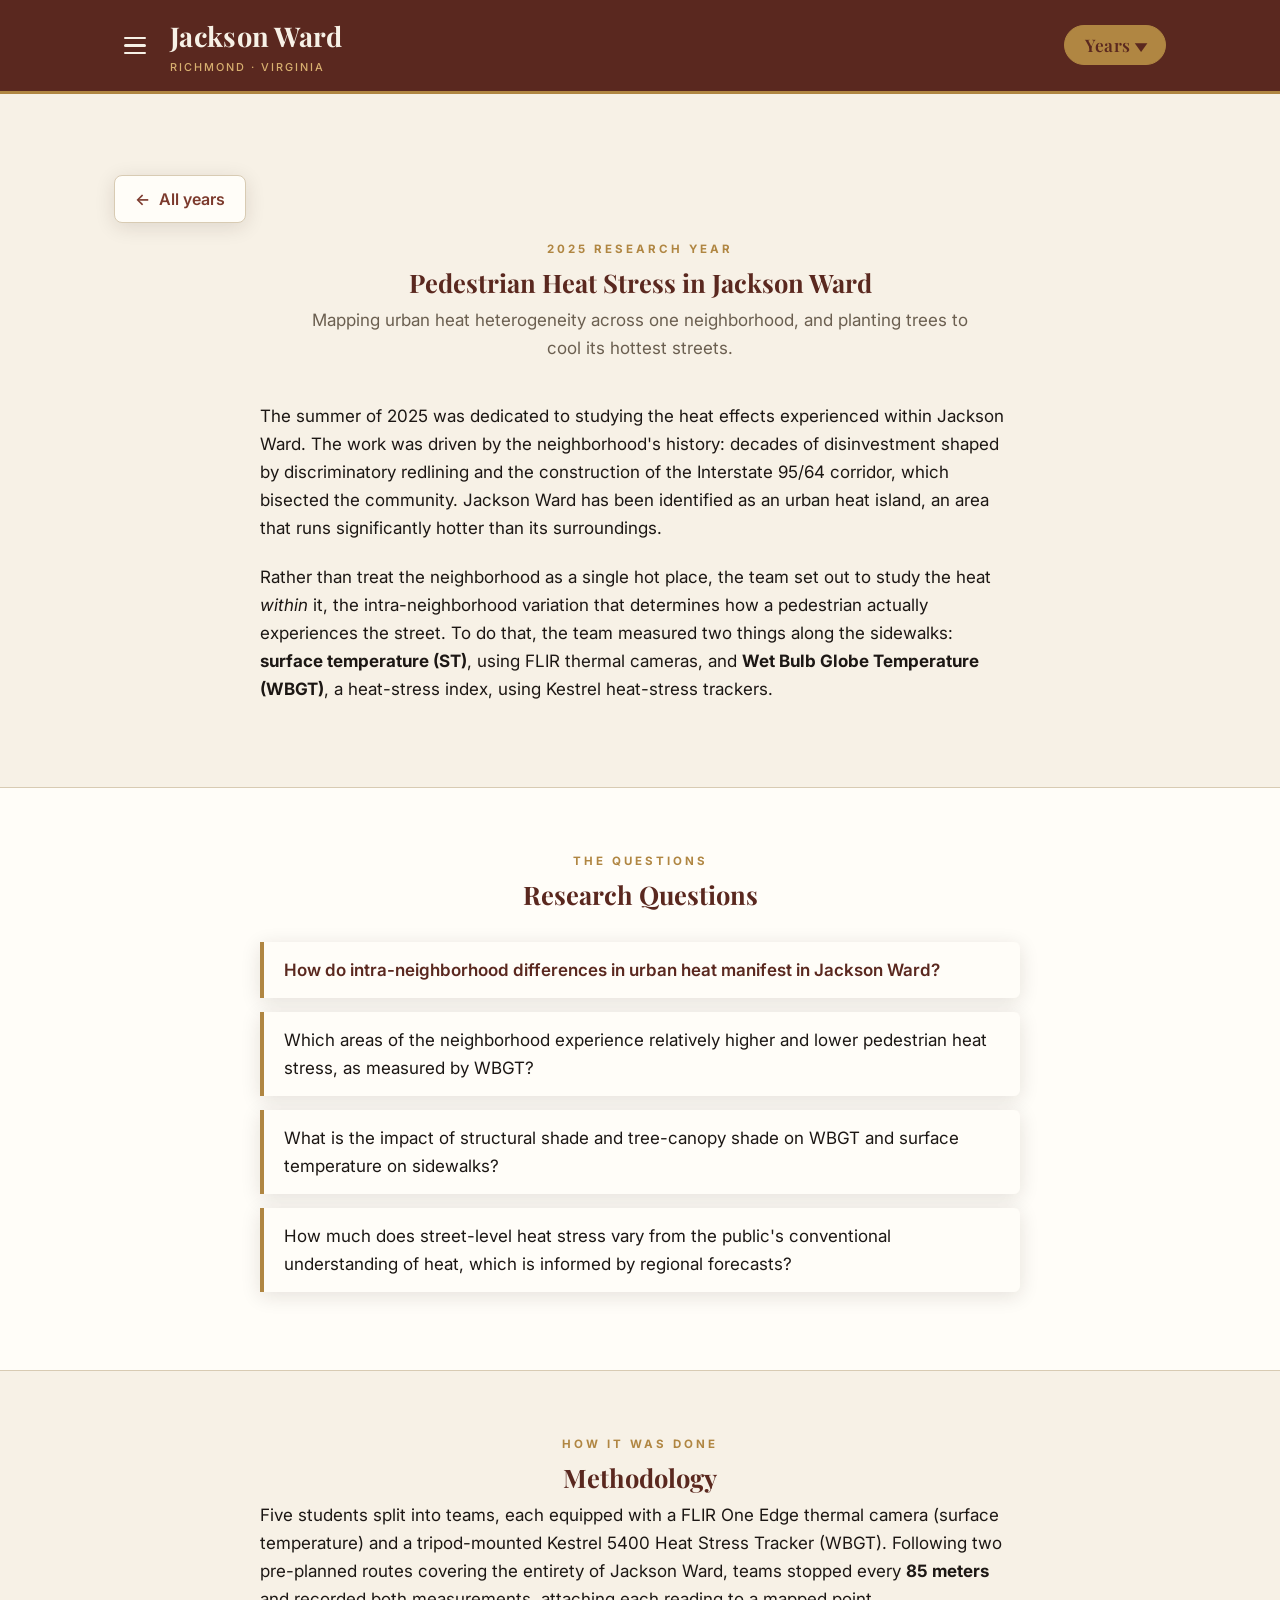
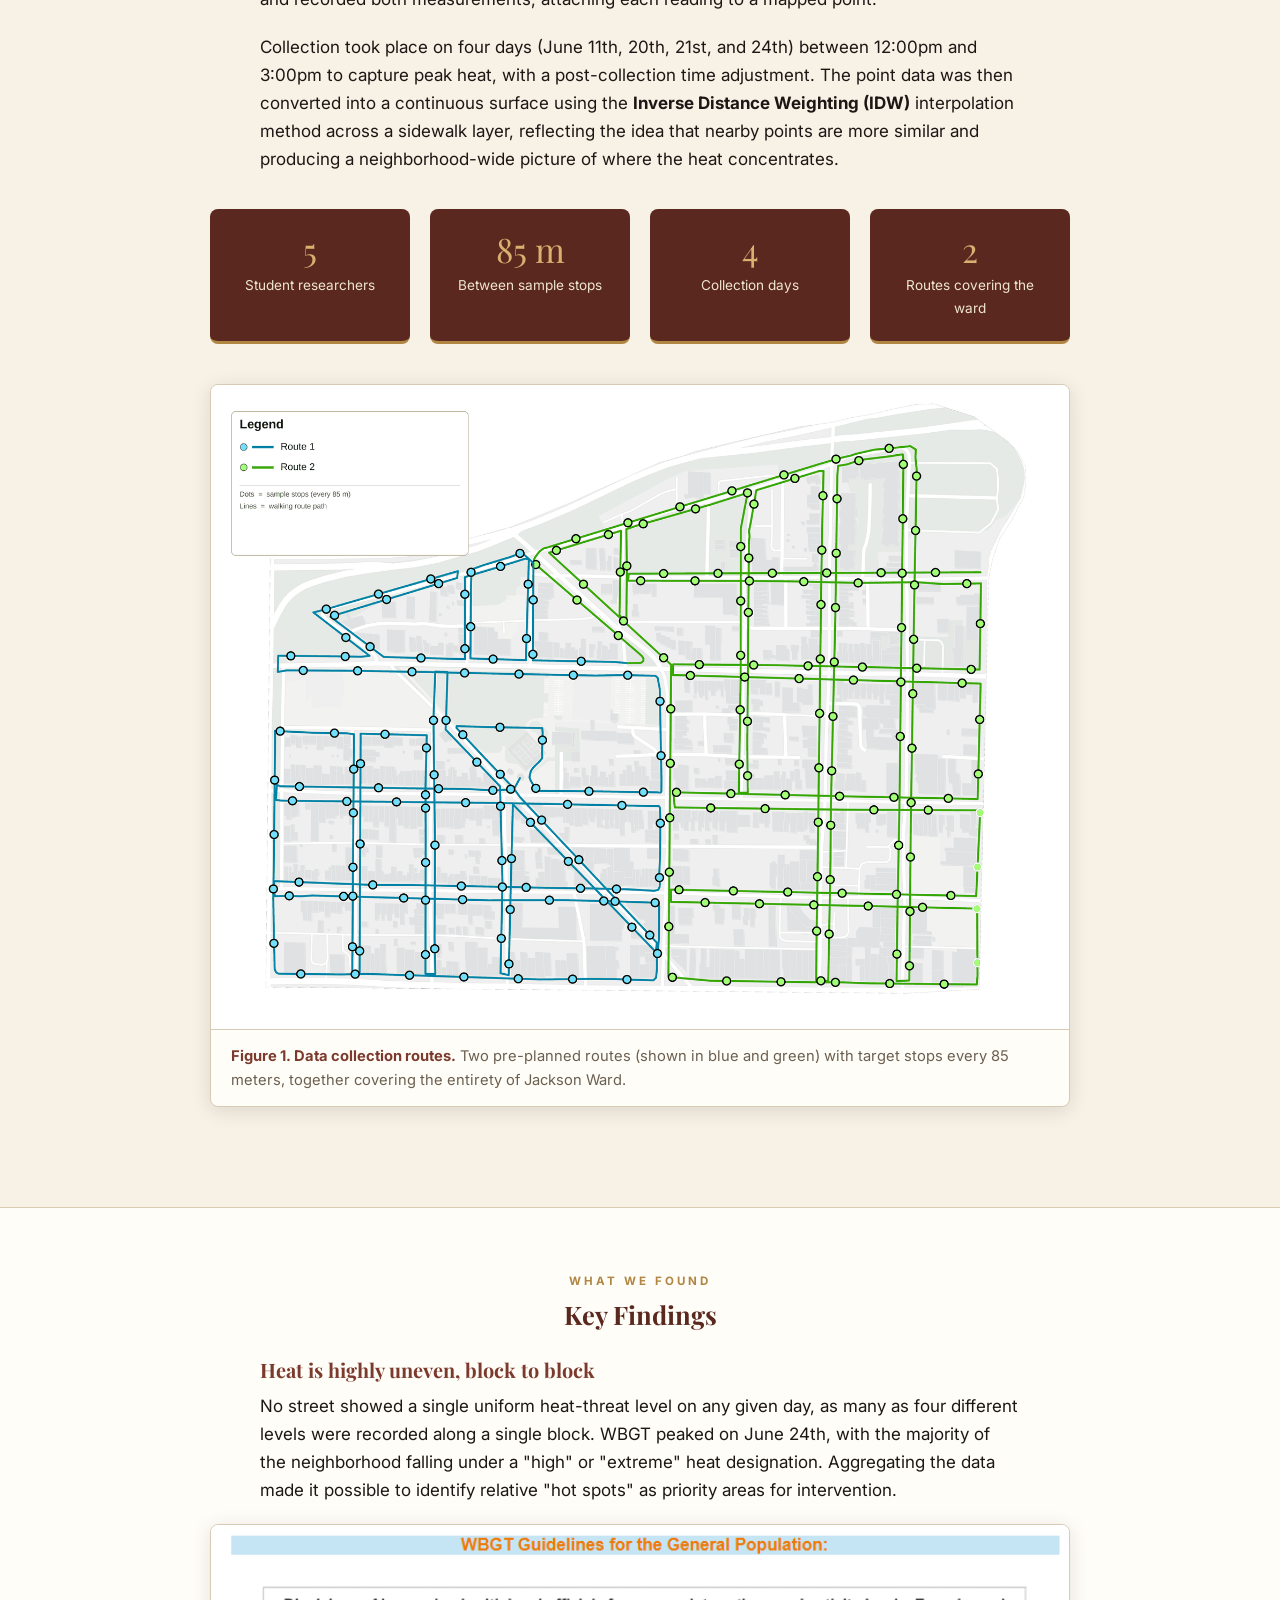
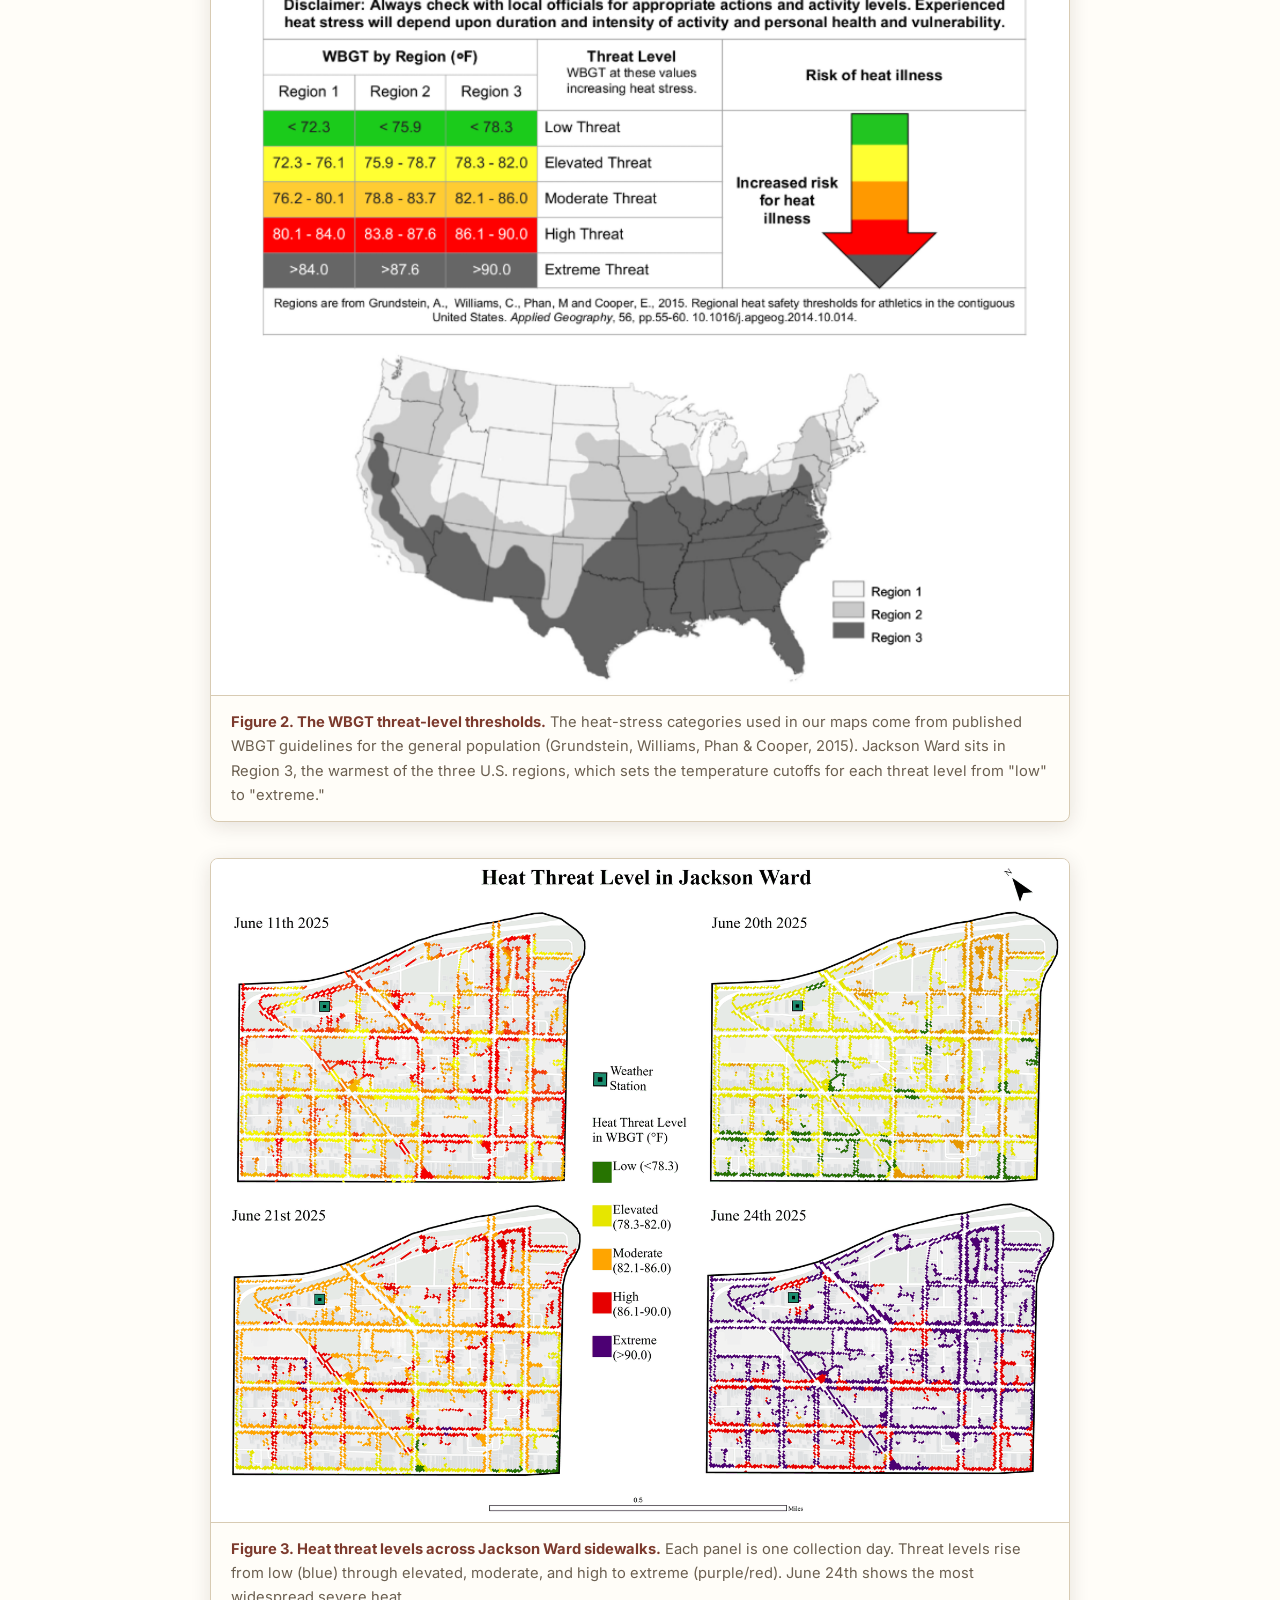
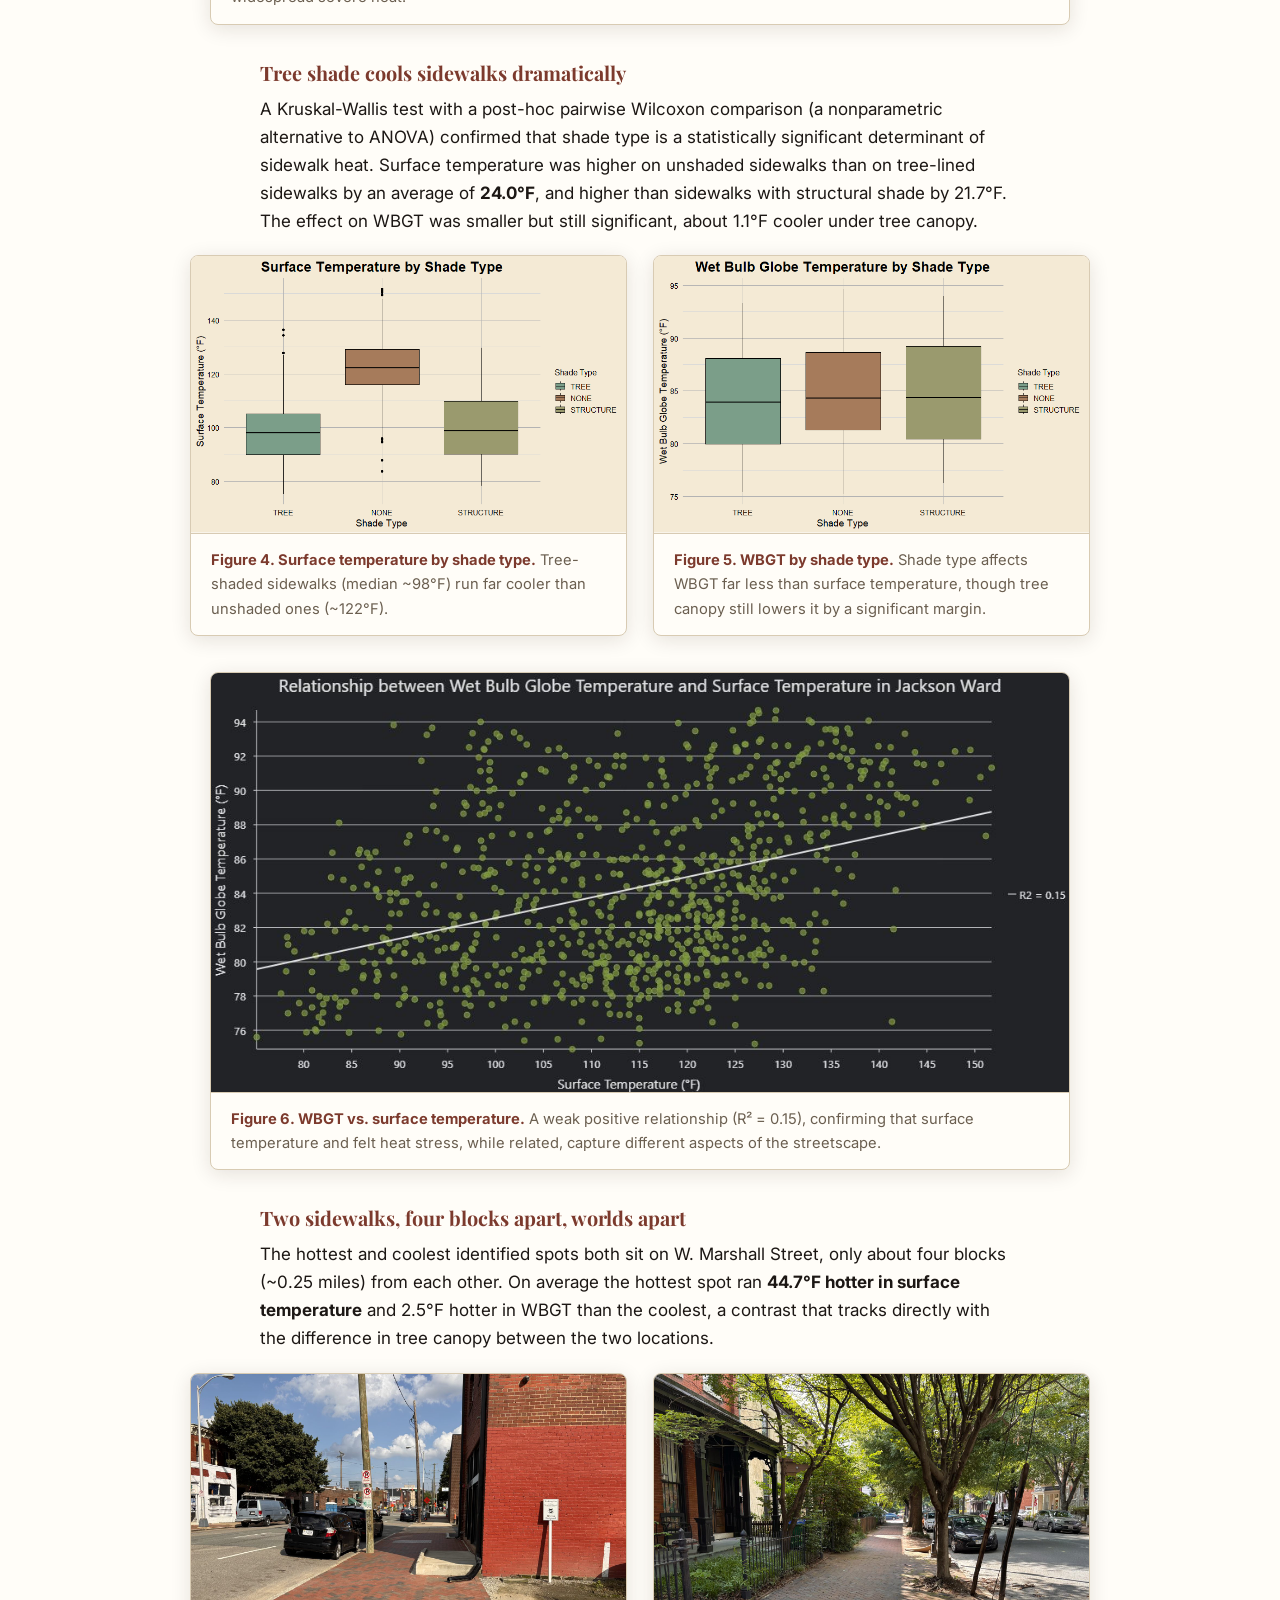
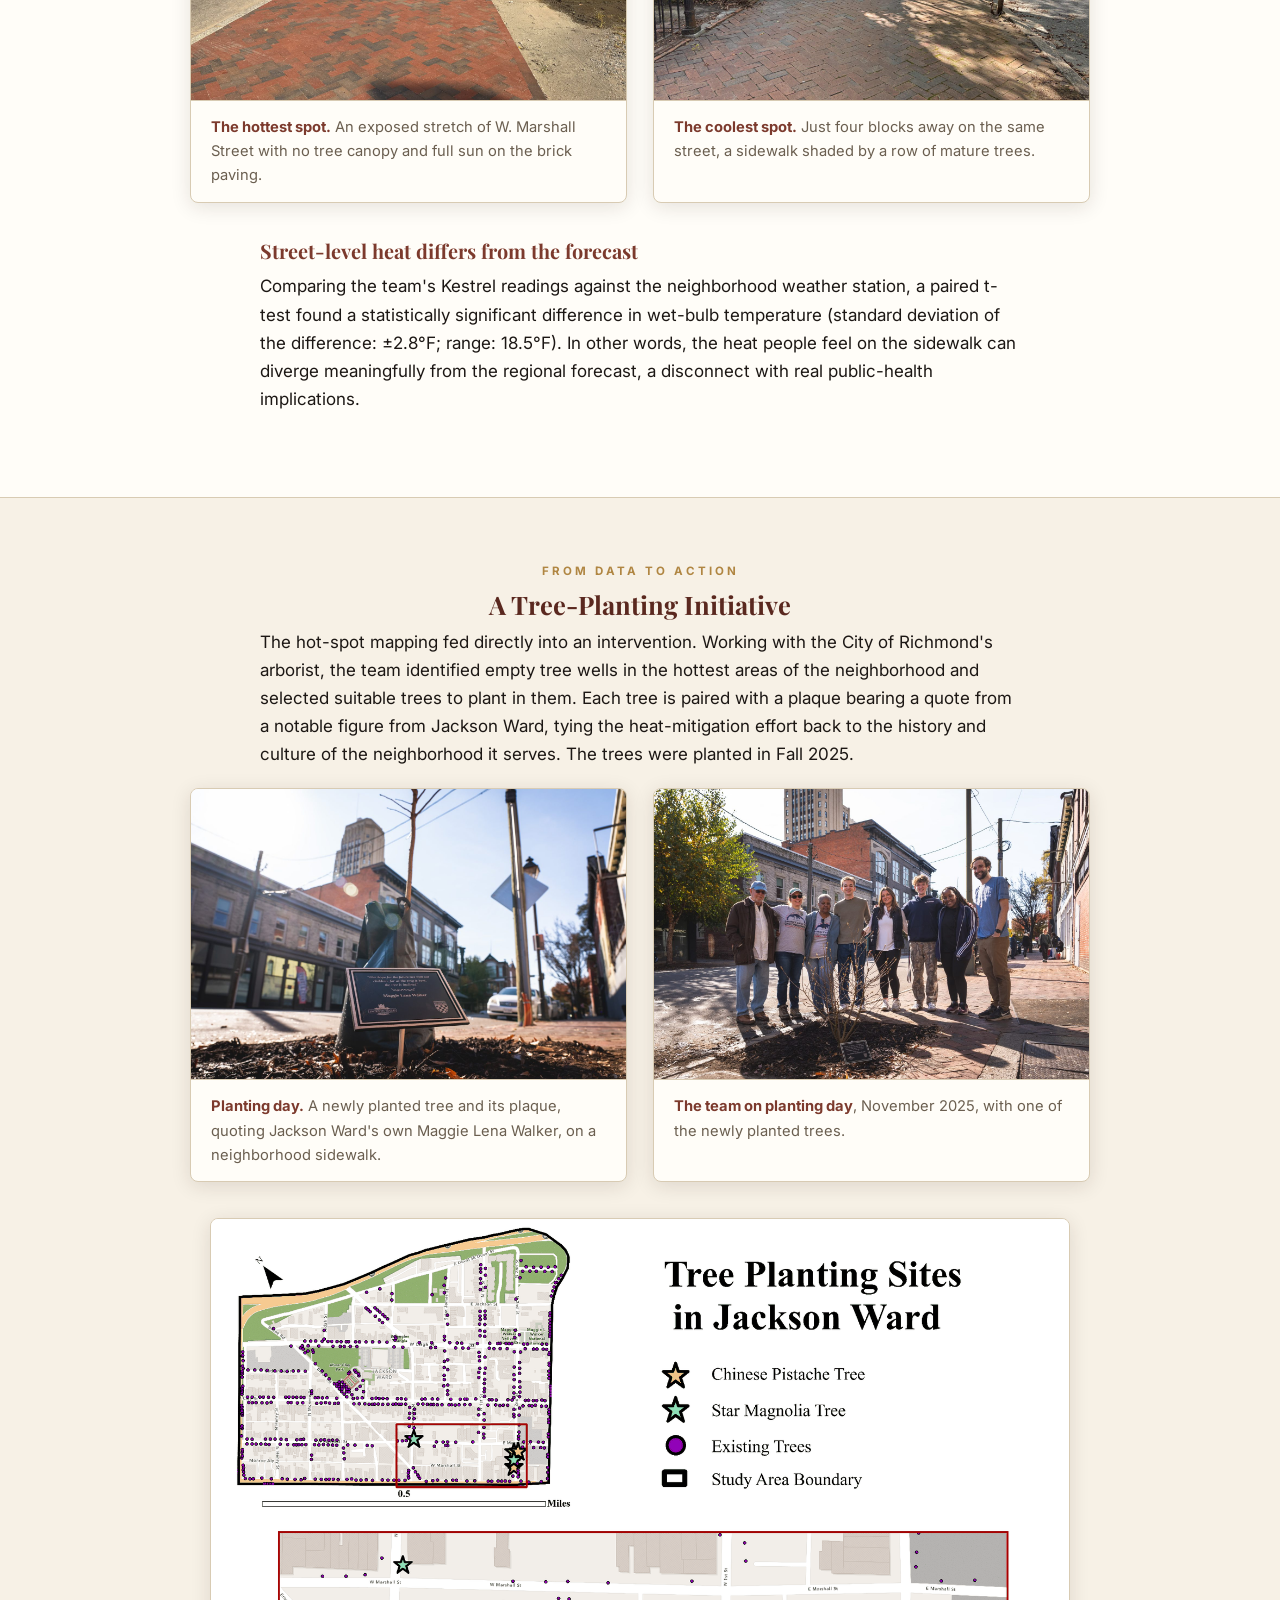
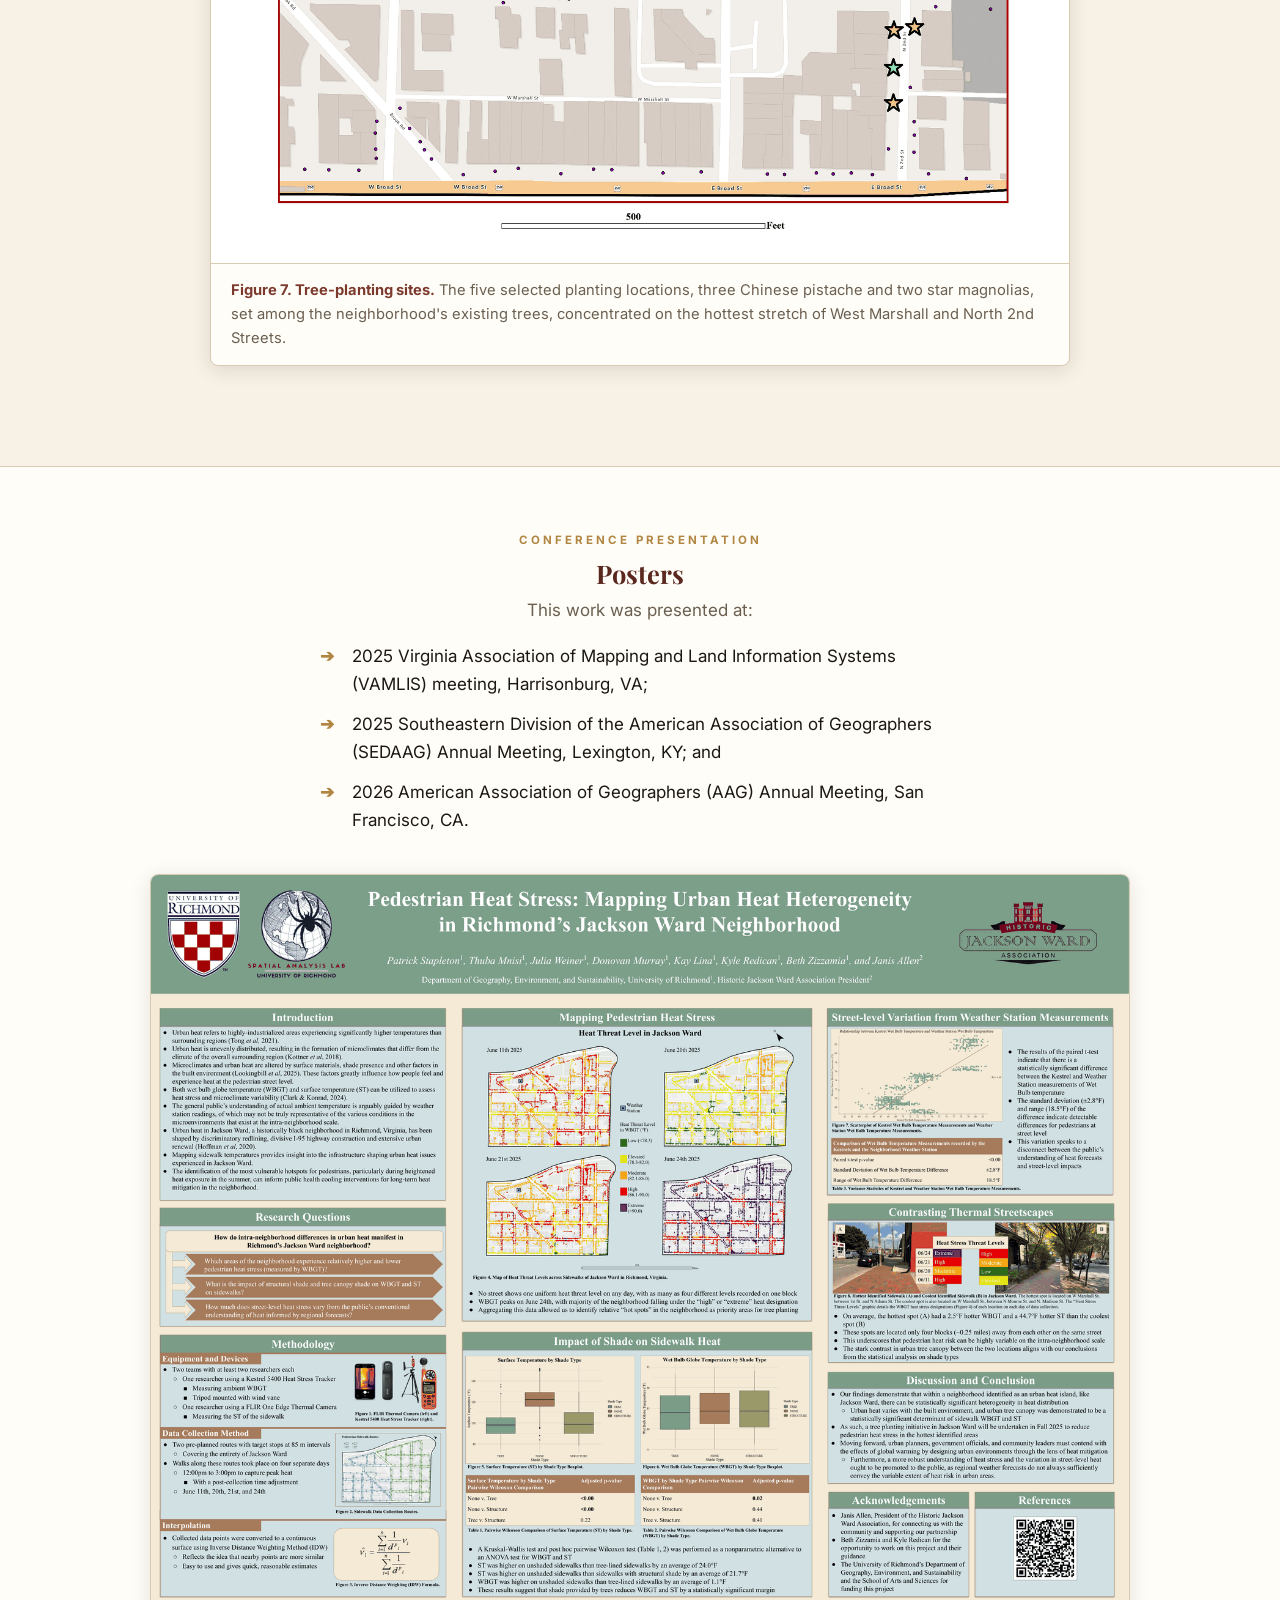
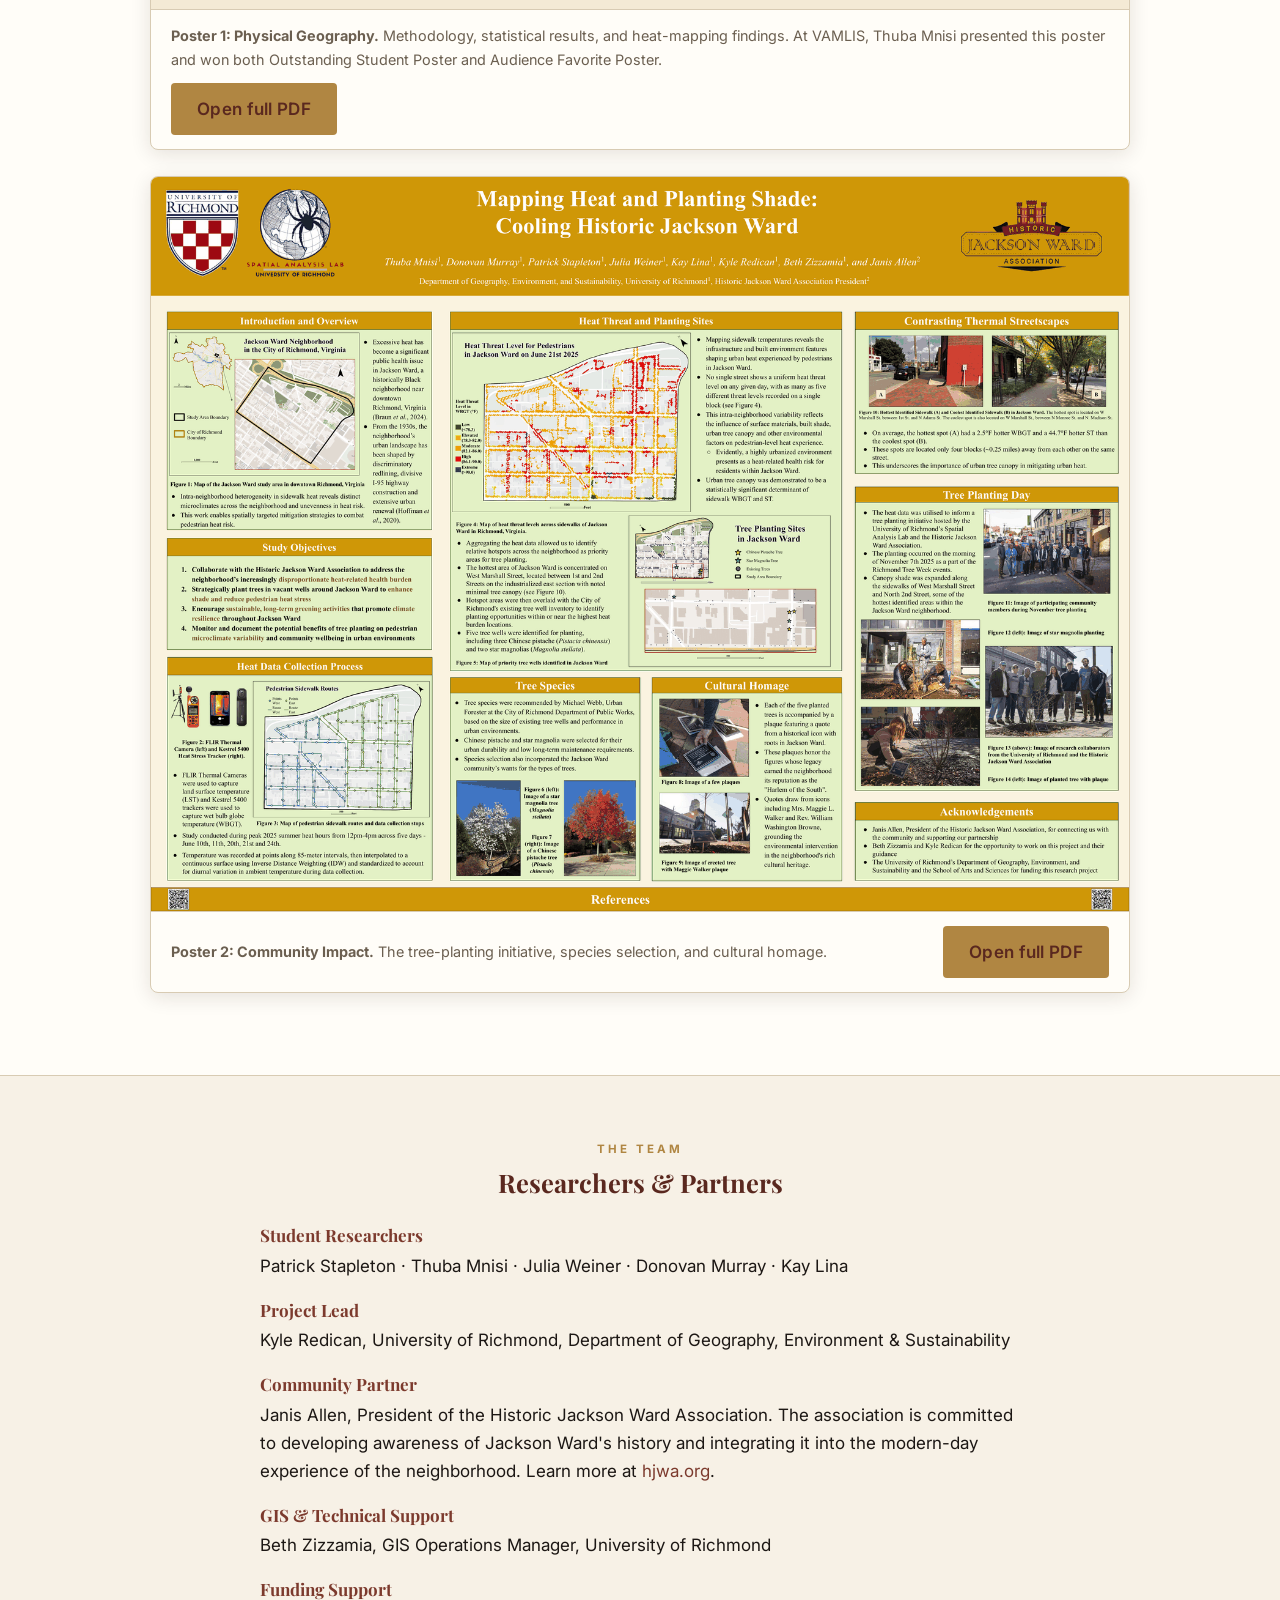
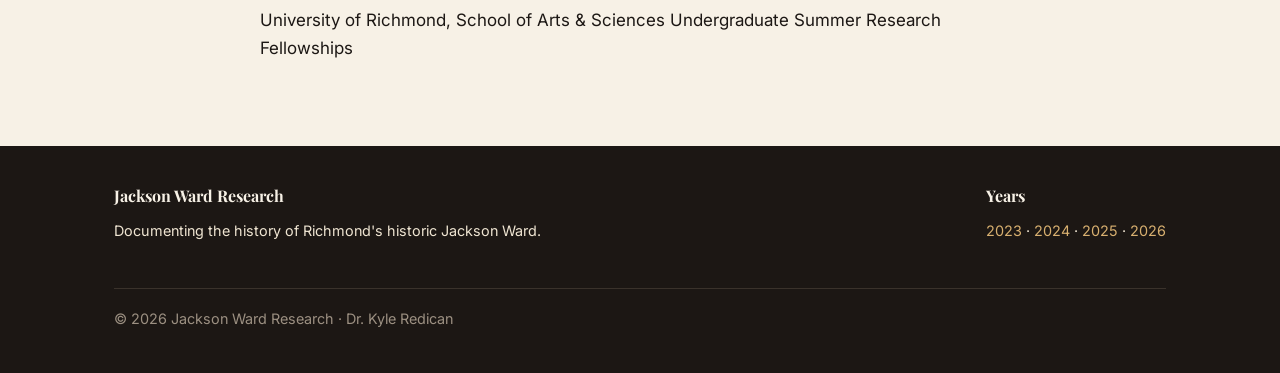
<file: year-2025.html>
<!DOCTYPE html>
<html lang="en">
<head>
  <meta charset="UTF-8" />
  <meta name="viewport" content="width=device-width, initial-scale=1.0" />
  <title>2025 | Pedestrian Heat Stress in Jackson Ward | Jackson Ward Research</title>
  <meta name="description" content="A 2025 study mapping urban heat heterogeneity and pedestrian heat stress across Richmond's Jackson Ward neighborhood." />
  <link rel="preconnect" href="https://fonts.googleapis.com" />
  <link rel="preconnect" href="https://fonts.gstatic.com" crossorigin />
  <link href="https://fonts.googleapis.com/css2?family=Inter:wght@400;500;600&family=Playfair+Display:wght@600;700&display=swap" rel="stylesheet" />
  <link rel="stylesheet" href="css/style.css" />
  <link rel="icon" type="image/png" href="images/favicon.png" />
</head>
<body>
  <header class="site-header">
    <nav class="nav">
      <div class="nav-left">
        <div class="dropdown menu-dropdown">
          <button class="dropdown-toggle menu-toggle" aria-label="Menu" aria-haspopup="true" aria-expanded="false">
            <span></span><span></span><span></span>
          </button>
          <ul class="dropdown-menu">
            <li><a href="about.html">About</a></li>
            <li><a href="media.html">Media</a></li>
            <li><a href="contact.html">Contact</a></li>
          </ul>
        </div>
        <a class="brand" href="index.html">Jackson Ward <small>Richmond &middot; Virginia</small></a>
      </div>
      <ul class="nav-links">
        <li class="dropdown">
          <button class="dropdown-toggle years-toggle" aria-haspopup="true" aria-expanded="false">Years <span class="caret">&#9662;</span></button>
          <ul class="dropdown-menu dropdown-menu-right">
            <li><a href="year-2023.html">2023</a></li>
            <li><a href="year-2024.html">2024</a></li>
            <li><a href="year-2025.html">2025</a></li>
            <li><a href="year-2026.html">2026</a></li>
          </ul>
        </li>
      </ul>
    </nav>
  </header>

  <section>
    <div class="container">
      <p><a class="back-link" href="index.html"><span class="arrow" aria-hidden="true">&larr;</span> All years</a></p>
      <span class="eyebrow">2025 Research Year</span>
      <h1 class="section-title">Pedestrian Heat Stress in Jackson Ward</h1>
      <p class="section-intro">Mapping urban heat heterogeneity across one neighborhood, and planting trees to cool its hottest streets.</p>

      <div class="prose">
        <p>The summer of 2025 was dedicated to studying the heat effects experienced within Jackson Ward. The work was driven by the neighborhood's history: decades of disinvestment shaped by discriminatory redlining and the construction of the Interstate 95/64 corridor, which bisected the community. Jackson Ward has been identified as an urban heat island, an area that runs significantly hotter than its surroundings.</p>
        <p>Rather than treat the neighborhood as a single hot place, the team set out to study the heat <em>within</em> it, the intra-neighborhood variation that determines how a pedestrian actually experiences the street. To do that, the team measured two things along the sidewalks: <strong>surface temperature (ST)</strong>, using FLIR thermal cameras, and <strong>Wet Bulb Globe Temperature (WBGT)</strong>, a heat-stress index, using Kestrel heat-stress trackers.</p>
      </div>
    </div>
  </section>

  <section class="section-alt">
    <div class="container">
      <span class="eyebrow">The Questions</span>
      <h2 class="section-title">Research Questions</h2>
      <ul class="rq-list" style="margin-top:32px">
        <li><span class="lead">How do intra-neighborhood differences in urban heat manifest in Jackson Ward?</span></li>
        <li>Which areas of the neighborhood experience relatively higher and lower pedestrian heat stress, as measured by WBGT?</li>
        <li>What is the impact of structural shade and tree-canopy shade on WBGT and surface temperature on sidewalks?</li>
        <li>How much does street-level heat stress vary from the public's conventional understanding of heat, which is informed by regional forecasts?</li>
      </ul>
    </div>
  </section>

  <section>
    <div class="container">
      <span class="eyebrow">How It Was Done</span>
      <h2 class="section-title">Methodology</h2>
      <div class="prose">
        <p>Five students split into teams, each equipped with a FLIR One Edge thermal camera (surface temperature) and a tripod-mounted Kestrel 5400 Heat Stress Tracker (WBGT). Following two pre-planned routes covering the entirety of Jackson Ward, teams stopped every <strong>85 meters</strong> and recorded both measurements, attaching each reading to a mapped point.</p>
        <p>Collection took place on four days (June 11th, 20th, 21st, and 24th) between 12:00pm and 3:00pm to capture peak heat, with a post-collection time adjustment. The point data was then converted into a continuous surface using the <strong>Inverse Distance Weighting (IDW)</strong> interpolation method across a sidewalk layer, reflecting the idea that nearby points are more similar and producing a neighborhood-wide picture of where the heat concentrates.</p>
      </div>

      <div class="stats" style="margin-top:36px">
        <div class="stat"><div class="num">5</div><div class="label">Student researchers</div></div>
        <div class="stat"><div class="num">85 m</div><div class="label">Between sample stops</div></div>
        <div class="stat"><div class="num">4</div><div class="label">Collection days</div></div>
        <div class="stat"><div class="num">2</div><div class="label">Routes covering the ward</div></div>
      </div>

      <figure class="figure" style="margin-top:40px">
        <img src="images/2025/routes-layout.png" alt="Map of the two sidewalk data-collection routes across Jackson Ward, shown in blue and green." />
        <figcaption><strong>Figure 1. Data collection routes.</strong> Two pre-planned routes (shown in blue and green) with target stops every 85 meters, together covering the entirety of Jackson Ward.</figcaption>
      </figure>
    </div>
  </section>

  <section class="section-alt">
    <div class="container">
      <span class="eyebrow">What We Found</span>
      <h2 class="section-title">Key Findings</h2>

      <div class="prose">
        <h3>Heat is highly uneven, block to block</h3>
        <p>No street showed a single uniform heat-threat level on any given day, as many as four different levels were recorded along a single block. WBGT peaked on June 24th, with the majority of the neighborhood falling under a "high" or "extreme" heat designation. Aggregating the data made it possible to identify relative "hot spots" as priority areas for intervention.</p>
      </div>

      <figure class="figure">
        <img src="images/2025/wbgt-threshold-guidelines.png" alt="NOAA WBGT guidelines table for the general population, defining low through extreme heat-stress thresholds by U.S. region." />
        <figcaption><strong>Figure 2. The WBGT threat-level thresholds.</strong> The heat-stress categories used in our maps come from published WBGT guidelines for the general population (Grundstein, Williams, Phan &amp; Cooper, 2015). Jackson Ward sits in Region 3, the warmest of the three U.S. regions, which sets the temperature cutoffs for each threat level from "low" to "extreme."</figcaption>
      </figure>

      <figure class="figure">
        <img src="images/2025/threat-level-map.png" alt="Four-panel map showing heat threat levels across Jackson Ward sidewalks on each collection day." />
        <figcaption><strong>Figure 3. Heat threat levels across Jackson Ward sidewalks.</strong> Each panel is one collection day. Threat levels rise from low (blue) through elevated, moderate, and high to extreme (purple/red). June 24th shows the most widespread severe heat.</figcaption>
      </figure>

      <div class="prose">
        <h3>Tree shade cools sidewalks dramatically</h3>
        <p>A Kruskal-Wallis test with a post-hoc pairwise Wilcoxon comparison (a nonparametric alternative to ANOVA) confirmed that shade type is a statistically significant determinant of sidewalk heat. Surface temperature was higher on unshaded sidewalks than on tree-lined sidewalks by an average of <strong>24.0&deg;F</strong>, and higher than sidewalks with structural shade by 21.7&deg;F. The effect on WBGT was smaller but still significant, about 1.1&deg;F cooler under tree canopy.</p>
      </div>

      <div class="figure-row">
        <figure class="figure">
          <img src="images/2025/surface-temp-by-shade.png" alt="Boxplot of surface temperature by shade type: tree, none, structure." />
          <figcaption><strong>Figure 4. Surface temperature by shade type.</strong> Tree-shaded sidewalks (median ~98&deg;F) run far cooler than unshaded ones (~122&deg;F).</figcaption>
        </figure>
        <figure class="figure">
          <img src="images/2025/wbgt-by-shade.png" alt="Boxplot of Wet Bulb Globe Temperature by shade type: tree, none, structure." />
          <figcaption><strong>Figure 5. WBGT by shade type.</strong> Shade type affects WBGT far less than surface temperature, though tree canopy still lowers it by a significant margin.</figcaption>
        </figure>
      </div>

      <figure class="figure">
        <img src="images/2025/wbgt-vs-surface-temp.jpg" alt="Scatterplot of Wet Bulb Globe Temperature versus surface temperature in Jackson Ward." />
        <figcaption><strong>Figure 6. WBGT vs. surface temperature.</strong> A weak positive relationship (R&sup2; = 0.15), confirming that surface temperature and felt heat stress, while related, capture different aspects of the streetscape.</figcaption>
      </figure>

      <div class="prose">
        <h3>Two sidewalks, four blocks apart, worlds apart</h3>
        <p>The hottest and coolest identified spots both sit on W. Marshall Street, only about four blocks (~0.25 miles) from each other. On average the hottest spot ran <strong>44.7&deg;F hotter in surface temperature</strong> and 2.5&deg;F hotter in WBGT than the coolest, a contrast that tracks directly with the difference in tree canopy between the two locations.</p>
      </div>

      <div class="figure-row">
        <figure class="figure">
          <img src="images/2025/hottest-spot.jpg" alt="The hottest identified sidewalk on W. Marshall Street: open brick paving fully exposed to the sun with no tree canopy." />
          <figcaption><strong>The hottest spot.</strong> An exposed stretch of W. Marshall Street with no tree canopy and full sun on the brick paving.</figcaption>
        </figure>
        <figure class="figure">
          <img src="images/2025/coolest-spot.jpg" alt="The coolest identified sidewalk on W. Marshall Street: brick paving fully shaded by a row of mature street trees." />
          <figcaption><strong>The coolest spot.</strong> Just four blocks away on the same street, a sidewalk shaded by a row of mature trees.</figcaption>
        </figure>
      </div>

      <div class="prose">
        <h3>Street-level heat differs from the forecast</h3>
        <p>Comparing the team's Kestrel readings against the neighborhood weather station, a paired t-test found a statistically significant difference in wet-bulb temperature (standard deviation of the difference: &plusmn;2.8&deg;F; range: 18.5&deg;F). In other words, the heat people feel on the sidewalk can diverge meaningfully from the regional forecast, a disconnect with real public-health implications.</p>
      </div>
    </div>
  </section>

  <section>
    <div class="container">
      <span class="eyebrow">From Data to Action</span>
      <h2 class="section-title">A Tree-Planting Initiative</h2>
      <div class="prose">
        <p>The hot-spot mapping fed directly into an intervention. Working with the City of Richmond's arborist, the team identified empty tree wells in the hottest areas of the neighborhood and selected suitable trees to plant in them. Each tree is paired with a plaque bearing a quote from a notable figure from Jackson Ward, tying the heat-mitigation effort back to the history and culture of the neighborhood it serves. The trees were planted in Fall 2025.</p>
      </div>

      <div class="figure-row">
        <figure class="figure">
          <img src="images/2025/planting-day-tree-plaque.jpg" alt="A newly planted street tree with a plaque quoting Maggie Lena Walker, on a Jackson Ward sidewalk." />
          <figcaption><strong>Planting day.</strong> A newly planted tree and its plaque, quoting Jackson Ward's own Maggie Lena Walker, on a neighborhood sidewalk.</figcaption>
        </figure>
        <figure class="figure">
          <img src="images/2025/planting-day-team.jpg" alt="The research team standing behind a newly planted tree on a Jackson Ward street." />
          <figcaption><strong>The team on planting day</strong>, November 2025, with one of the newly planted trees.</figcaption>
        </figure>
      </div>

      <figure class="figure">
        <img src="images/2025/tree-planting-sites.png" alt="Map of Jackson Ward marking the five tree-planting sites with star symbols, concentrated along West Marshall and North 2nd Streets, with a zoomed inset of the hottest stretch." />
        <figcaption><strong>Figure 7. Tree-planting sites.</strong> The five selected planting locations, three Chinese pistache and two star magnolias, set among the neighborhood's existing trees, concentrated on the hottest stretch of West Marshall and North 2nd Streets.</figcaption>
      </figure>
    </div>
  </section>

 <section class="section-alt">
    <div class="container">
      <span class="eyebrow">Conference Presentation</span>
      <h2 class="section-title">Posters</h2>
      <p class="section-intro" style="margin-bottom:18px;">This work was presented at:</p>
      <ul class="arrow-list" style="max-width:640px; margin:0 auto 40px;">
        <li>2025 Virginia Association of Mapping and Land Information Systems (VAMLIS) meeting, Harrisonburg, VA;</li>
        <li>2025 Southeastern Division of the American Association of Geographers (SEDAAG) Annual Meeting, Lexington, KY; and</li>
        <li>2026 American Association of Geographers (AAG) Annual Meeting, San Francisco, CA.</li>
      </ul>

      <div class="poster">
        <img src="images/2025/poster-physical-geography.png" alt="Conference poster: Pedestrian Heat Stress: Mapping Urban Heat Heterogeneity in Richmond's Jackson Ward Neighborhood." />
        <div class="poster-bar">
          <p><strong>Poster 1: Physical Geography.</strong> Methodology, statistical results, and heat-mapping findings. At VAMLIS, Thuba Mnisi presented this poster and won both Outstanding Student Poster and Audience Favorite Poster.</p>
          <a class="btn" href="files/jackson-ward-2025-poster-physical-geography.pdf" target="_blank" rel="noopener">Open full PDF</a>
        </div>
      </div>

      <div class="poster" style="margin-top:26px">
        <img src="images/2025/poster-planting-shade.png" alt="Conference poster: Mapping Heat and Planting Shade — Cooling Historic Jackson Ward." />
        <div class="poster-bar">
          <p><strong>Poster 2: Community Impact.</strong> The tree-planting initiative, species selection, and cultural homage.</p>
          <a class="btn" href="files/jackson-ward-2025-poster-planting-shade.pdf" target="_blank" rel="noopener">Open full PDF</a>
        </div>
      </div>
    </div>
  </section>

  <section>
    <div class="container">
      <span class="eyebrow">The Team</span>
      <h2 class="section-title">Researchers &amp; Partners</h2>
      <div class="team" style="margin-top:28px">
        <div class="team-group">
          <h4>Student Researchers</h4>
          <p>Patrick Stapleton · Thuba Mnisi · Julia Weiner · Donovan Murray · Kay Lina</p>
        </div>
        <div class="team-group">
    <h4>Project Lead</h4>
    <p>Kyle Redican, University of Richmond, Department of Geography, Environment &amp; Sustainability</p>
  </div>
   <div class="team-group">
    <h4>Community Partner</h4>
    <p>Janis Allen, President of the Historic Jackson Ward Association. The association is committed to developing awareness of Jackson Ward's history and integrating it into the modern-day experience of the neighborhood. Learn more at <a href="https://www.hjwa.org/" target="_blank" rel="noopener">hjwa.org</a>.</p>
  </div>
       <div class="team-group">
    <h4>GIS &amp; Technical Support</h4>
    <p>Beth Zizzamia, GIS Operations Manager, University of Richmond</p>
  </div>
        <div class="team-group">
    <h4>Funding Support</h4>
    <p>University of Richmond, School of Arts &amp; Sciences Undergraduate Summer Research Fellowships</p>
  </div>
</div>
  </section>


<footer class="site-footer">
  <div class="container">
    <div>
      <h4>Jackson Ward Research</h4>
      <p>Documenting the history of Richmond's historic Jackson Ward.</p>
    </div>
    <div>
      <h4>Years</h4>
      <p><a href="year-2023.html">2023</a> &middot; <a href="year-2024.html">2024</a> &middot; <a href="year-2025.html">2025</a> &middot; <a href="year-2026.html">2026</a></p>
    </div>
    <p class="copyright">&copy; 2026 Jackson Ward Research &middot; Dr. Kyle Redican</p>
  </div>
</footer>
  <script src="js/main.js"></script>
</body>
</html>
  <script src="js/main.js"></script>
</body>
</html>
</file>
<file: css/style.css>
/* ===========================================================
   Jackson Ward Research - shared stylesheet
   Palette inspired by the brick, brass, and warm tones of
   Jackson Ward's historic architecture.
   =========================================================== */

:root {
  --ink: #1c1714;
  --brick: #7c3a2d;
  --brick-dark: #5a281f;
  --brass: #b08642;
  --brass-light: #d8b070;
  --cream: #f7f1e6;
  --cream-2: #efe5d2;
  --paper: #fffdf8;
  --line: #d8cbb3;
  --muted: #6b5f50;
  --shadow: 0 4px 20px rgba(40, 24, 16, 0.12);
  --maxw: 1100px;
  --font-head: "Playfair Display", Georgia, "Times New Roman", serif;
  --font-body: "Inter", -apple-system, BlinkMacSystemFont, "Segoe UI", Helvetica, Arial, sans-serif;
}

* { box-sizing: border-box; }

html { scroll-behavior: smooth; }

body {
  margin: 0;
  font-family: var(--font-body);
  color: var(--ink);
  background: var(--cream);
  line-height: 1.65;
  font-size: 17px;
}

h1, h2, h3, h4 {
  font-family: var(--font-head);
  font-weight: 700;
  line-height: 1.2;
  color: var(--brick-dark);
  margin: 0 0 0.5em;
}

a { color: var(--brick); text-decoration: none; }
a:hover { text-decoration: underline; }

img { max-width: 100%; display: block; }

.container {
  max-width: var(--maxw);
  margin: 0 auto;
  padding: 0 24px;
}

/* ---------- Header / Nav ---------- */
.site-header {
  position: sticky;
  top: 0;
  z-index: 100;
  background: var(--brick-dark);
  color: var(--cream);
  border-bottom: 3px solid var(--brass);
}
.nav {
  display: flex;
  align-items: center;
  justify-content: space-between;
  max-width: var(--maxw);
  margin: 0 auto;
  padding: 14px 24px;
}
.brand {
  font-family: var(--font-head);
  font-size: 1.7rem;
  font-weight: 700;
  color: var(--cream);
  letter-spacing: 0.3px;
}
.brand:hover { text-decoration: none; color: var(--brass-light); }
.brand small {
  display: block;
  font-family: var(--font-body);
  font-size: 0.68rem;
  letter-spacing: 2px;
  text-transform: uppercase;
  color: var(--brass-light);
  font-weight: 500;
}
.nav-links {
  display: flex;
  align-items: center;
  gap: 6px;
  list-style: none;
  margin: 0;
  padding: 0;
}
.nav-links > li { display: flex; align-items: center; }
.nav-links a {
  color: var(--cream);
  padding: 8px 14px;
  border-radius: 4px;
  font-size: 0.95rem;
  line-height: 1.5;
  display: inline-flex;
  align-items: center;
  transition: background 0.2s, color 0.2s;
}
.nav-links a:hover { background: transparent; color: var(--brass-light); text-decoration: none; }
.nav-links a.active { background: var(--brass); color: var(--brick-dark); font-weight: 600; }

.nav-toggle {
  display: none;
  background: none;
  border: 0;
  color: var(--cream);
  font-size: 1.6rem;
  cursor: pointer;
}

/* ---------- Nav dropdown ---------- */
.dropdown { position: relative; }
.dropdown-toggle {
  font-family: inherit;
  font-size: 0.95rem;
  line-height: 1.5;
  color: var(--cream);
  background: none;
  border: 0;
  cursor: pointer;
  margin: 0;
  padding: 8px 14px;
  border-radius: 4px;
  display: inline-flex;
  align-items: center;
  gap: 6px;
  transition: background 0.2s, color 0.2s;
}
.dropdown-toggle:hover { background: transparent; color: var(--brass-light); }
.dropdown-toggle .caret { font-size: 0.9em; display: inline-block; transform: scaleX(1.5); transition: transform 0.2s; }
.dropdown.open .dropdown-toggle .caret { transform: rotate(180deg) scaleX(1.5); }
.dropdown.active-parent .dropdown-toggle { background: var(--brass); color: var(--brick-dark); font-weight: 600; }

.dropdown-menu {
  list-style: none;
  margin: 12px 0 0;
  padding: 8px;
  position: absolute;
  top: 100%;
  left: 0;
  min-width: 168px;
  background: var(--brick-dark);
  border: 1px solid var(--brass);
  border-radius: 10px;
  box-shadow: 0 16px 36px rgba(20,12,8,0.45);
  z-index: 200;
  opacity: 0;
  visibility: hidden;
  transform: translateY(-10px) scale(0.98);
  transform-origin: top left;
  transition: opacity 0.22s ease, transform 0.26s cubic-bezier(0.16, 1, 0.3, 1), visibility 0.26s;
}
.dropdown:hover .dropdown-menu,
.dropdown.open .dropdown-menu {
  opacity: 1;
  visibility: visible;
  transform: translateY(0) scale(1);
}
.dropdown-menu li { margin: 2px 0; }
.dropdown-menu a {
  display: block;
  color: var(--cream);
  padding: 9px 16px;
  border-radius: 6px;
  font-size: 0.98rem;
  white-space: nowrap;
  transition: background 0.18s ease, color 0.18s ease, padding-left 0.18s ease;
}
.dropdown-menu a:hover {
  background: var(--brass);
  color: var(--brick-dark);
  text-decoration: none;
  padding-left: 22px;
}
.dropdown-menu a:hover { background: rgba(255,255,255,0.1); text-decoration: none; }
.dropdown-menu a.active { background: var(--brass); color: var(--brick-dark); font-weight: 600; }
/* ---------- Hero ---------- */
.hero {
  background:
    linear-gradient(rgba(40, 18, 12, 0.55), rgba(40, 18, 12, 0.68)),
    url("../images/background.jpg") center 40%/cover no-repeat,
    url("../images/hero-placeholder.svg") center/cover no-repeat;
  background-color: var(--brick-dark);
  color: var(--cream);
  text-align: center;
  padding: 52px 24px 110px;
}
.hero h1 {
  color: var(--cream);
  font-size: clamp(2.2rem, 5vw, 3.6rem);
  margin-bottom: 0.3em;
}
.hero p {
  max-width: 640px;
  margin: 0 auto 1.6em;
  font-size: 1.15rem;
  color: var(--cream-2);
}
.hero .kicker {
  text-transform: uppercase;
  letter-spacing: 3px;
  font-size: 0.78rem;
  color: var(--brass-light);
  font-weight: 600;
  margin-bottom: 1em;
}

/* ---------- Buttons ---------- */
.btn {
  display: inline-block;
  background: var(--brass);
  color: var(--brick-dark);
  padding: 12px 26px;
  border-radius: 4px;
  font-weight: 600;
  letter-spacing: 0.3px;
  transition: background 0.2s, transform 0.1s;
}
.btn:hover { background: var(--brass-light); text-decoration: none; transform: translateY(-1px); }
.hero .btn { border: 1.5px solid var(--brass); }
.hero .btn:hover { background: var(--brick-dark); color: var(--brass); }

html { scroll-behavior: smooth; }
#years { scroll-margin-top: 78px; }
.btn-outline {
  background: transparent;
  border: 1.5px solid var(--brass-light);
  color: var(--cream);
  margin-left: 8px;
}
.btn-outline:hover { background: rgba(255,255,255,0.12); }

.back-link {
  display: inline-flex;
  align-items: center;
  gap: 9px;
  padding: 10px 20px;
  border: 1px solid var(--line);
  border-radius: 8px;
  background: var(--paper);
  color: var(--brick);
  font-weight: 600;
  font-size: 1rem;
  text-decoration: none;
  box-shadow: var(--shadow);
  transition: background 0.18s, color 0.18s, border-color 0.18s, box-shadow 0.18s;
}
.back-link .arrow { display: inline-block; transition: transform 0.18s; }
.back-link:hover {
  background: var(--brick);
  color: var(--cream);
  border-color: var(--brick);
  text-decoration: none;
  box-shadow: 0 8px 20px rgba(40,24,16,0.18);
}
.back-link:hover .arrow { transform: translateX(-4px); }

/* ---------- Sections ---------- */
section { padding: 64px 0; }
.section-alt { background: var(--paper); border-top: 1px solid var(--line); border-bottom: 1px solid var(--line); }
.section-title {
  text-align: center;
  margin-bottom: 8px;
}
.section-intro {
  text-align: center;
  max-width: 680px;
  margin: 0 auto 40px;
  color: var(--muted);
}
.eyebrow {
  display: block;
  text-align: center;
  text-transform: uppercase;
  letter-spacing: 3px;
  font-size: 0.72rem;
  color: var(--brass);
  font-weight: 700;
  margin-bottom: 8px;
}

.prose { max-width: 760px; margin: 0 auto; }
.prose p { margin: 0 0 1.2em; }
.prose h2 { margin-top: 1.6em; }
.prose h3 { margin-top: 1.4em; color: var(--brick); }

/* ---------- Card grid ---------- */
.grid {
  display: grid;
  grid-template-columns: repeat(auto-fill, minmax(260px, 1fr));
  gap: 26px;
}
.card {
  background: var(--paper);
  border: 1px solid var(--line);
  border-radius: 8px;
  overflow: hidden;
  box-shadow: var(--shadow);
  transition: transform 0.18s, box-shadow 0.18s;
  display: flex;
  flex-direction: column;
  text-decoration: none;
  color: inherit;
}
.card:hover { transform: translateY(-4px); box-shadow: 0 10px 28px rgba(40,24,16,0.18); text-decoration: none; }
.card-cue {
  display: inline-block;
  margin-top: 14px;
  color: var(--brass);
  font-weight: 600;
  font-size: 0.95rem;
}
.card:hover .card-cue { color: var(--brick); }
.card .card-img {
  aspect-ratio: 4 / 3;
  background: var(--cream-2) center/cover no-repeat;
  display: flex;
  align-items: center;
  justify-content: center;
  color: var(--muted);
  font-size: 0.85rem;
  border-bottom: 1px solid var(--line);
}
.card .card-body { padding: 20px; flex: 1; }
.card h3 { margin-bottom: 4px; font-size: 1.2rem; }
.card .role {
  font-size: 0.78rem;
  text-transform: uppercase;
  letter-spacing: 1.5px;
  color: var(--brass);
  font-weight: 600;
  margin-bottom: 10px;
}
.card p { margin: 0; color: var(--muted); font-size: 0.95rem; }

/* ---------- Timeline ---------- */
.timeline { max-width: 760px; margin: 0 auto; position: relative; padding-left: 28px; }
.timeline::before {
  content: "";
  position: absolute;
  left: 7px; top: 6px; bottom: 6px;
  width: 2px;
  background: var(--brass);
}
.timeline-item { position: relative; margin-bottom: 34px; }
.timeline-item::before {
  content: "";
  position: absolute;
  left: -28px; top: 6px;
  width: 14px; height: 14px;
  border-radius: 50%;
  background: var(--brick);
  border: 3px solid var(--cream);
  box-shadow: 0 0 0 2px var(--brass);
}
.timeline-item .year {
  font-family: var(--font-head);
  font-size: 1.15rem;
  color: var(--brass);
  font-weight: 700;
}
.timeline-item p { margin: 4px 0 0; color: var(--ink); }

/* ---------- Gallery ---------- */
.gallery {
  columns: 3 240px;
  column-gap: 18px;
}
.gallery figure {
  margin: 0 0 18px;
  break-inside: avoid;
  border: 1px solid var(--line);
  border-radius: 6px;
  overflow: hidden;
  background: var(--paper);
  box-shadow: var(--shadow);
}
.gallery .ph {
  aspect-ratio: 3 / 2;
  background: var(--cream-2);
  display: flex;
  align-items: center;
  justify-content: center;
  color: var(--muted);
  font-size: 0.82rem;
  text-align: center;
  padding: 12px;
}
.gallery figcaption {
  padding: 10px 14px;
  font-size: 0.86rem;
  color: var(--muted);
  border-top: 1px solid var(--line);
}

/* ---------- Callout / note ---------- */
.note {
  max-width: 760px;
  margin: 32px auto 0;
  background: #fff8e8;
  border: 1px dashed var(--brass);
  border-radius: 8px;
  padding: 16px 20px;
  font-size: 0.92rem;
  color: var(--muted);
}
.note strong { color: var(--brick); }

/* ---------- Footer ---------- */
.site-footer {
  background: var(--ink);
  color: var(--cream-2);
  padding: 40px 0 28px;
  font-size: 0.9rem;
}
.site-footer .container { display: flex; flex-wrap: wrap; justify-content: space-between; gap: 20px; }
.site-footer a { color: var(--brass-light); }
.site-footer h4 { color: var(--cream); margin-bottom: 8px; font-size: 1rem; }
.site-footer .copyright { width: 100%; border-top: 1px solid #3a322b; padding-top: 18px; margin-top: 10px; color: #9c9082; }

/* ---------- Logo strip ---------- */
.logo-strip {
  background: var(--paper);
  border-bottom: 1px solid var(--line);
  padding: 22px 24px;
}
.logo-strip .inner {
  max-width: var(--maxw);
  margin: 0 auto;
  display: flex;
  align-items: center;
  justify-content: center;
  flex-wrap: wrap;
  gap: 18px 40px;
}
.logo-strip .label {
  text-transform: uppercase;
  letter-spacing: 2px;
  font-size: 0.72rem;
  font-weight: 600;
  color: var(--muted);
}
.logo-strip img { height: 52px; width: auto; display: block; }
.logo-strip img.tall { height: 64px; }

/* logos used inline within prose/about sections */
.partner-logo { height: 84px; width: auto; margin: 8px 0 4px; display: block; }
.about-logos { display: flex; align-items: center; gap: 30px; flex-wrap: wrap; margin: 0 0 18px; }
.about-logos img { height: 76px; width: auto; }

/* ---------- Lightbox (click to expand) ---------- */
.zoomable { cursor: zoom-in; }
.lightbox {
  position: fixed;
  inset: 0;
  z-index: 1000;
  display: none;
  align-items: center;
  justify-content: center;
  background: rgba(20, 12, 8, 0.92);
  padding: 28px;
  cursor: zoom-out;
}
.lightbox.open { display: flex; }
.lightbox img {
  max-width: 96vw;
  max-height: 90vh;
  width: auto;
  height: auto;
  border-radius: 6px;
  box-shadow: 0 10px 50px rgba(0,0,0,0.5);
  background: #fff;
}
.lightbox .lb-caption {
  position: absolute;
  bottom: 18px;
  left: 0; right: 0;
  text-align: center;
  color: var(--cream-2);
  font-size: 0.95rem;
  padding: 0 24px;
}
.lightbox .lb-close {
  position: absolute;
  top: 16px; right: 24px;
  color: var(--cream);
  font-size: 2.4rem;
  line-height: 1;
  background: none;
  border: 0;
  cursor: pointer;
  opacity: 0.85;
}
.lightbox .lb-close:hover { opacity: 1; }

/* ---------- Figures ---------- */
.figure {
  margin: 0 auto 36px;
  max-width: 860px;
  background: var(--paper);
  border: 1px solid var(--line);
  border-radius: 8px;
  overflow: hidden;
  box-shadow: var(--shadow);
}
.figure img { width: 100%; height: auto; background: #fff; }
.figure .img-placeholder {
  aspect-ratio: 4 / 3;
  display: flex;
  align-items: center;
  justify-content: center;
  text-align: center;
  padding: 24px;
  color: var(--muted);
  font-size: 0.92rem;
  background: repeating-linear-gradient(45deg, #fbf6ec, #fbf6ec 14px, #f4ead4 14px, #f4ead4 28px);
}
.figure figcaption {
  padding: 14px 20px;
  font-size: 0.92rem;
  color: var(--muted);
  border-top: 1px solid var(--line);
}
.figure figcaption strong { color: var(--brick); }

.figure-row {
  display: grid;
  grid-template-columns: repeat(auto-fit, minmax(300px, 1fr));
  gap: 26px;
  max-width: 900px;
  margin: 0 auto 36px;
}
.figure-row .figure { margin: 0; max-width: none; }

/* ---------- Research questions ---------- */
.rq-list { max-width: 760px; margin: 0 auto; list-style: none; padding: 0; }
.rq-list li {
  background: var(--paper);
  border-left: 4px solid var(--brass);
  border-radius: 0 6px 6px 0;
  padding: 14px 20px;
  margin-bottom: 14px;
  box-shadow: var(--shadow);
}
.rq-list .lead { font-weight: 600; color: var(--brick-dark); }

/* ---------- Stat highlights ---------- */
.stats {
  display: grid;
  grid-template-columns: repeat(auto-fit, minmax(180px, 1fr));
  gap: 20px;
  max-width: 860px;
  margin: 0 auto 8px;
}
.stat {
  background: var(--brick-dark);
  color: var(--cream);
  border-radius: 8px;
  padding: 22px 20px;
  text-align: center;
  border-bottom: 3px solid var(--brass);
}
.stat .num { font-family: var(--font-head); font-size: 2.1rem; color: var(--brass-light); line-height: 1.1; }
.stat .label { font-size: 0.85rem; color: var(--cream-2); margin-top: 6px; }

/* ---------- Team list ---------- */
.team { max-width: 760px; margin: 0 auto; }
.team-group { margin-bottom: 20px; }
.team-group h4 { color: var(--brick); margin-bottom: 6px; }
.team-group p { margin: 0; color: var(--ink); }

/* ---------- Embed (kiosk / interactive) ---------- */
.embed {
  max-width: 980px;
  margin: 0 auto;
}
.embed-frame {
  position: relative;
  width: 100%;
  aspect-ratio: 16 / 9;
  border-radius: 8px;
  overflow: hidden;
  border: 1px solid var(--line);
  box-shadow: var(--shadow);
  background: var(--paper);
}
.embed-frame iframe {
  position: absolute;
  inset: 0;
  width: 100%;
  height: 100%;
  border: 0;
}
.embed-placeholder {
  position: absolute;
  inset: 0;
  display: flex;
  flex-direction: column;
  align-items: center;
  justify-content: center;
  text-align: center;
  padding: 32px;
  color: var(--muted);
  background:
    repeating-linear-gradient(45deg, #fbf6ec, #fbf6ec 14px, #f4ead4 14px, #f4ead4 28px);
}
.embed-placeholder .icon { font-size: 2.4rem; margin-bottom: 10px; }
.embed-placeholder h3 { color: var(--brick); margin: 0 0 6px; }
.embed-placeholder p { margin: 0; max-width: 460px; }

/* ---------- Poster ---------- */
.poster {
  max-width: 980px;
  margin: 0 auto 18px;
  background: var(--paper);
  border: 1px solid var(--line);
  border-radius: 8px;
  overflow: hidden;
  box-shadow: var(--shadow);
}
.poster img { width: 100%; height: auto; display: block; }
.poster .poster-bar {
  display: flex; flex-wrap: wrap; gap: 12px; align-items: center; justify-content: space-between;
  padding: 14px 20px; border-top: 1px solid var(--line);
}
.poster .poster-bar p { margin: 0; color: var(--muted); font-size: 0.9rem; }
.poster-pending {
  max-width: 980px; margin: 0 auto;
  border: 2px dashed var(--brass);
  border-radius: 8px;
  padding: 40px 24px;
  text-align: center;
  color: var(--muted);
  background: #fff8e8;
}

/* ---------- Responsive ---------- */
/* ---------- Nav: left menu (hamburger) + Years pill ---------- */
.nav-left { display: flex; align-items: center; gap: 14px; }
.menu-dropdown { position: relative; }
.menu-toggle {
  display: flex; flex-direction: column; justify-content: center; gap: 5px;
  width: 42px; height: 40px; padding: 9px 10px;
  background: none; border: 0; border-radius: 6px; cursor: pointer;
}
.menu-toggle span {
  display: block; width: 22px; height: 2.5px; border-radius: 2px;
  background: var(--cream); transition: background 0.2s, transform 0.2s, opacity 0.2s;
}
.menu-toggle:hover span { background: var(--brass-light); }
.menu-dropdown .dropdown-menu { left: 0; right: auto; }
.menu-dropdown.active-parent .menu-toggle { background: none; }
.menu-dropdown.active-parent .menu-toggle span { background: var(--brass-light); }
.menu-dropdown.open .menu-toggle span:nth-child(1) { transform: translateY(7.5px) rotate(45deg); }
.menu-dropdown.open .menu-toggle span:nth-child(2) { opacity: 0; }
.menu-dropdown.open .menu-toggle span:nth-child(3) { transform: translateY(-7.5px) rotate(-45deg); }

.years-toggle {
  font-family: var(--font-head);
  font-size: 1.08rem;
  font-weight: 700;
  letter-spacing: 0.4px;
  color: var(--cream);
  border: 1.5px solid var(--brass);
  border-radius: 999px;
  padding: 6px 20px;
}
.years-toggle:hover { background: var(--brass); color: var(--brick-dark); }
.dropdown.active-parent .years-toggle { background: var(--brass); color: var(--brick-dark); }
.dropdown-menu-right { left: auto; right: 0; }

/* ---------- Responsive ---------- */
@media (max-width: 760px) {
  .nav { padding: 12px 16px; }
  .brand { font-size: 1.4rem; }
  .nav-left { gap: 8px; }
  .years-toggle { font-size: 1rem; padding: 6px 16px; }
  .gallery { columns: 1; }
  section { padding: 48px 0; }
}
.arrow-list {
  list-style: none;
  padding-left: 0;
  margin: 0 0 1.2em;
}
.arrow-list li {
  position: relative;
  padding-left: 1.9em;
  margin-bottom: 0.7em;
  color: var(--ink);
}
.arrow-list li::before {
  content: "\2794";
  position: absolute;
  left: 0;
  top: 0;
  color: var(--brass);
  font-weight: 700;
}
.partner-grid {
  display: grid;
  grid-template-columns: repeat(auto-fill, minmax(200px, 1fr));
  gap: 20px;
  margin-top: 32px;
}
.partner-tile {
  display: flex;
  flex-direction: column;
  align-items: center;
  justify-content: center;
  text-align: center;
  min-height: 190px;
  background: #fff;
  border: 1px solid var(--line);
  border-radius: 8px;
  padding: 26px 18px;
  text-decoration: none;
  color: inherit;
  box-shadow: var(--shadow);
  transition: transform 0.18s, box-shadow 0.18s;
}
.partner-tile:hover { transform: translateY(-4px); box-shadow: 0 10px 28px rgba(40,24,16,0.18); text-decoration: none; }
.partner-tile .partner-logo { height: 96px; display: flex; align-items: center; justify-content: center; margin: 0 0 16px; }
.partner-tile .partner-logo img { max-height: 96px; max-width: 100%; }
.partner-name { font-family: var(--font-head); font-weight: 700; color: var(--brick-dark); font-size: 1.02rem; line-height: 1.3; }
.partner-tile.text-tile .partner-name { font-size: 1.15rem; }
</file>
